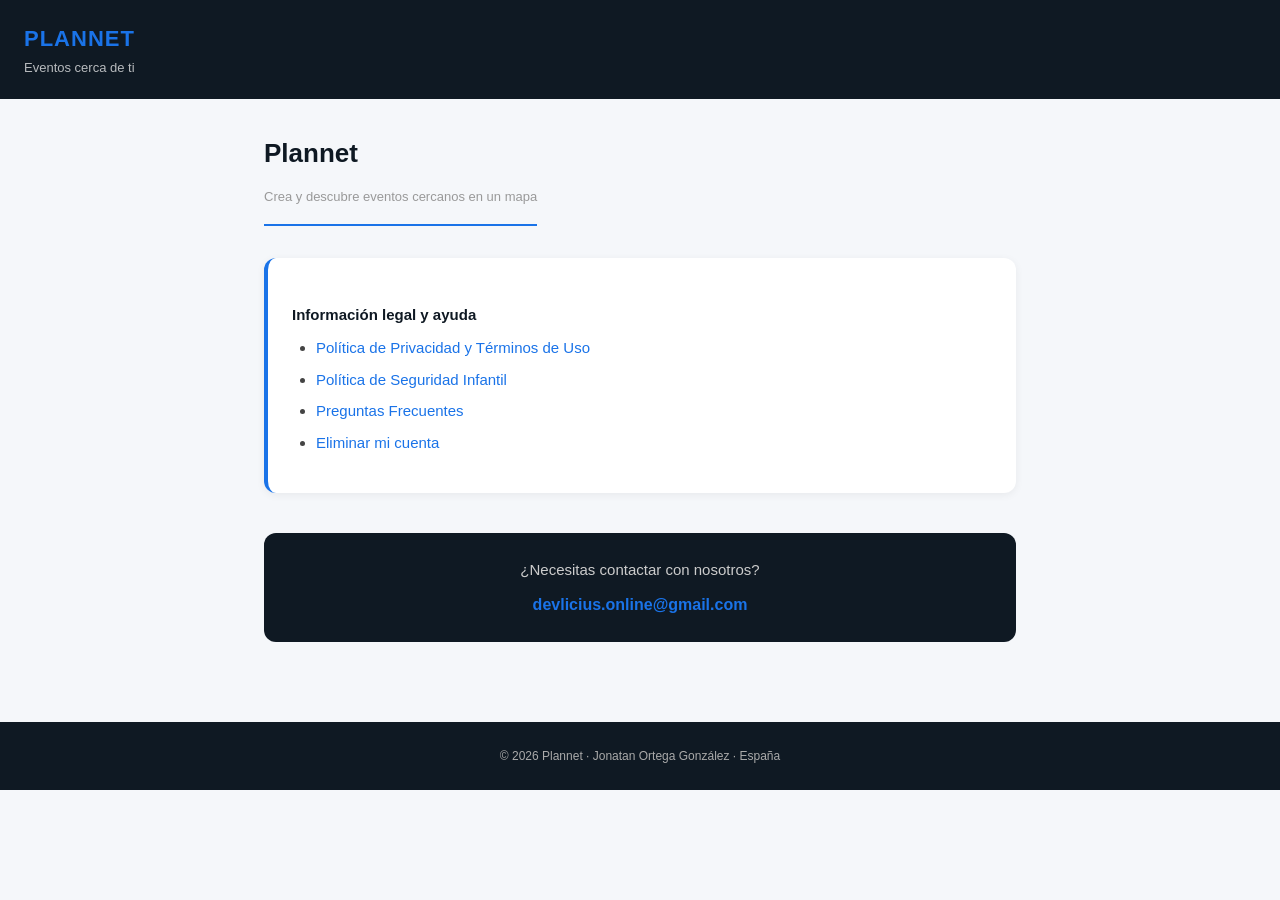
<file: index.html>
<!DOCTYPE html>
<html lang="es">
<head>
  <meta charset="UTF-8">
  <meta name="viewport" content="width=device-width, initial-scale=1.0">
  <title>Plannet</title>
  <link rel="stylesheet" href="styles.css">
</head>
<body>
<header>
  <div>
    <div class="logo-text">PLANNET</div>
    <div class="logo-sub">Eventos cerca de ti</div>
  </div>
</header>
<div class="container">
  <h1>Plannet</h1>
  <span class="subtitle">Crea y descubre eventos cercanos en un mapa</span>
  <div class="card">
    <h3>Información legal y ayuda</h3>
    <ul>
      <li><a href="privacyPolicy.html">Política de Privacidad y Términos de Uso</a></li>
      <li><a href="childSafetyPolicy.html">Política de Seguridad Infantil</a></li>
      <li><a href="frequentQuestions.html">Preguntas Frecuentes</a></li>
      <li><a href="delete-account.html">Eliminar mi cuenta</a></li>
    </ul>
  </div>
  <div class="contact-box">
    <p>¿Necesitas contactar con nosotros?</p>
    <a href="mailto:devlicius.online@gmail.com">devlicius.online@gmail.com</a>
  </div>
</div>
<footer>© 2026 Plannet · Jonatan Ortega González · España</footer>
</body>
</html>
</file>
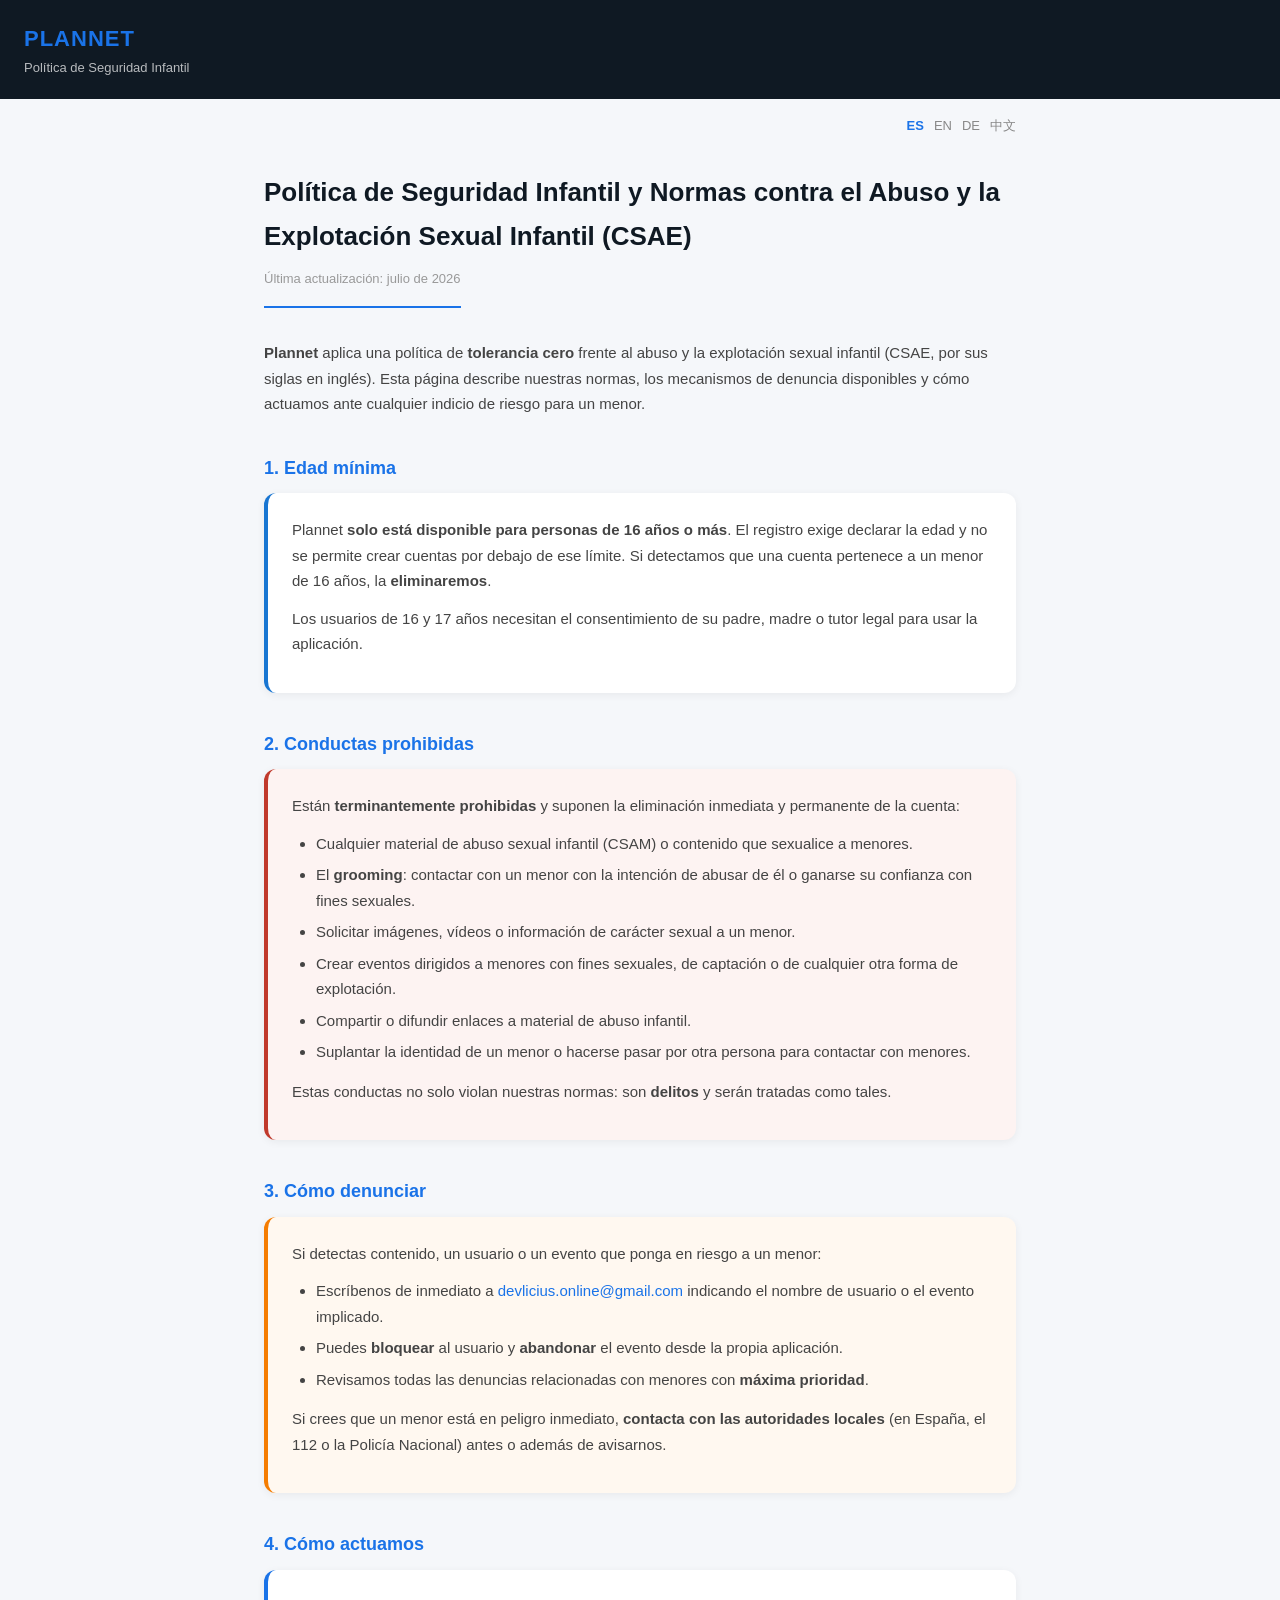
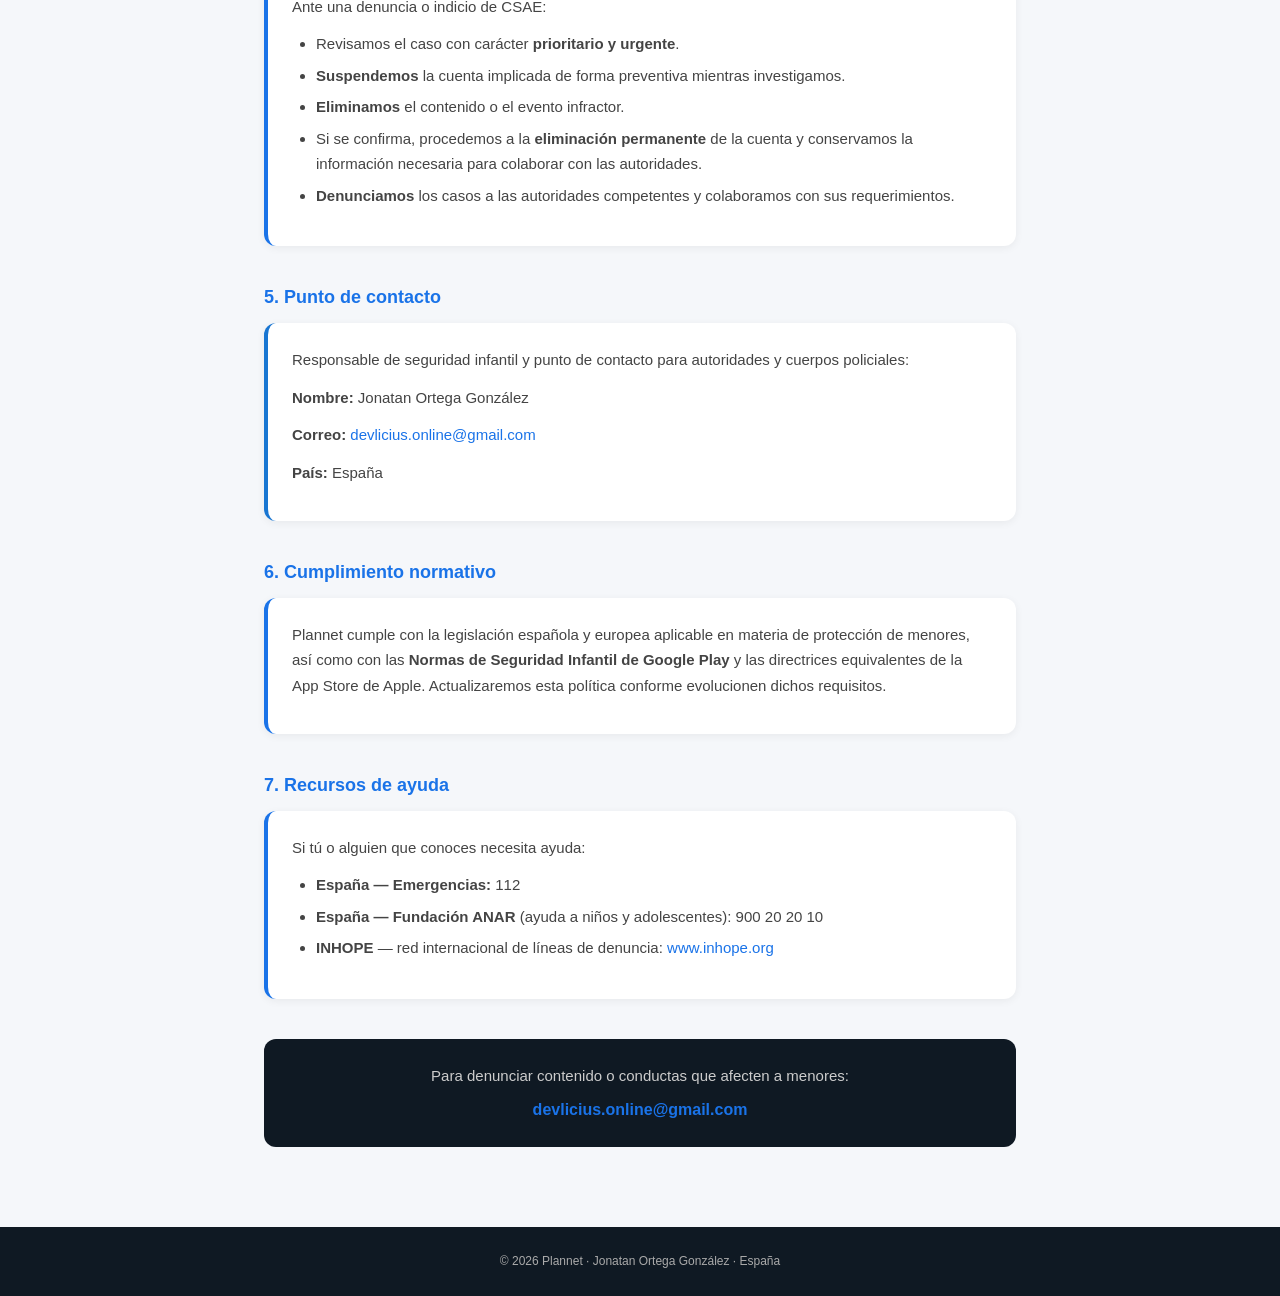
<file: childSafetyPolicy.html>
<!DOCTYPE html>
<html lang="es">
<head>
  <meta charset="UTF-8">
  <meta name="viewport" content="width=device-width, initial-scale=1.0">
  <title>Política de Seguridad Infantil — Plannet</title>
  <link rel="stylesheet" href="styles.css">
</head>
<body>
<header>
  <div>
    <div class="logo-text">PLANNET</div>
    <div class="logo-sub" id="header-sub"></div>
  </div>
</header>
<div class="lang-switch" id="lang-switch"></div>
<div class="container" id="content"></div>
<footer id="footer-text"></footer>
<script>
const childTranslations = {
"es": {
  "headerSub": "Política de Seguridad Infantil",
  "title": "Política de Seguridad Infantil y Normas contra el Abuso y la Explotación Sexual Infantil (CSAE)",
  "subtitle": "Última actualización: julio de 2026",
  "footer": "© 2026 Plannet · Jonatan Ortega González · España",
  "contactText": "Para denunciar contenido o conductas que afecten a menores:",
  "intro": "<strong>Plannet</strong> aplica una política de <strong>tolerancia cero</strong> frente al abuso y la explotación sexual infantil (CSAE, por sus siglas en inglés). Esta página describe nuestras normas, los mecanismos de denuncia disponibles y cómo actuamos ante cualquier indicio de riesgo para un menor.",
  "sections": [
    {"title": "1. Edad mínima", "cards": [{"type": "info", "body": "Plannet <strong>solo está disponible para personas de 16 años o más</strong>. El registro exige declarar la edad y no se permite crear cuentas por debajo de ese límite. Si detectamos que una cuenta pertenece a un menor de 16 años, la <strong>eliminaremos</strong>.", "bodyAfter": "Los usuarios de 16 y 17 años necesitan el consentimiento de su padre, madre o tutor legal para usar la aplicación."}]},
    {"title": "2. Conductas prohibidas", "cards": [{"type": "danger", "body": "Están <strong>terminantemente prohibidas</strong> y suponen la eliminación inmediata y permanente de la cuenta:", "list": ["Cualquier material de abuso sexual infantil (CSAM) o contenido que sexualice a menores.", "El <strong>grooming</strong>: contactar con un menor con la intención de abusar de él o ganarse su confianza con fines sexuales.", "Solicitar imágenes, vídeos o información de carácter sexual a un menor.", "Crear eventos dirigidos a menores con fines sexuales, de captación o de cualquier otra forma de explotación.", "Compartir o difundir enlaces a material de abuso infantil.", "Suplantar la identidad de un menor o hacerse pasar por otra persona para contactar con menores."], "bodyAfter": "Estas conductas no solo violan nuestras normas: son <strong>delitos</strong> y serán tratadas como tales."}]},
    {"title": "3. Cómo denunciar", "cards": [{"type": "warning", "body": "Si detectas contenido, un usuario o un evento que ponga en riesgo a un menor:", "list": ["Escríbenos de inmediato a <a href='mailto:devlicius.online@gmail.com'>devlicius.online@gmail.com</a> indicando el nombre de usuario o el evento implicado.", "Puedes <strong>bloquear</strong> al usuario y <strong>abandonar</strong> el evento desde la propia aplicación.", "Revisamos todas las denuncias relacionadas con menores con <strong>máxima prioridad</strong>."], "bodyAfter": "Si crees que un menor está en peligro inmediato, <strong>contacta con las autoridades locales</strong> (en España, el 112 o la Policía Nacional) antes o además de avisarnos."}]},
    {"title": "4. Cómo actuamos", "cards": [{"type": "", "body": "Ante una denuncia o indicio de CSAE:", "list": ["Revisamos el caso con carácter <strong>prioritario y urgente</strong>.", "<strong>Suspendemos</strong> la cuenta implicada de forma preventiva mientras investigamos.", "<strong>Eliminamos</strong> el contenido o el evento infractor.", "Si se confirma, procedemos a la <strong>eliminación permanente</strong> de la cuenta y conservamos la información necesaria para colaborar con las autoridades.", "<strong>Denunciamos</strong> los casos a las autoridades competentes y colaboramos con sus requerimientos."]}]},
    {"title": "5. Punto de contacto", "cards": [{"type": "info", "body": "Responsable de seguridad infantil y punto de contacto para autoridades y cuerpos policiales:", "lines": ["<strong>Nombre:</strong> Jonatan Ortega González", "<strong>Correo:</strong> <a href='mailto:devlicius.online@gmail.com'>devlicius.online@gmail.com</a>", "<strong>País:</strong> España"]}]},
    {"title": "6. Cumplimiento normativo", "cards": [{"type": "", "body": "Plannet cumple con la legislación española y europea aplicable en materia de protección de menores, así como con las <strong>Normas de Seguridad Infantil de Google Play</strong> y las directrices equivalentes de la App Store de Apple. Actualizaremos esta política conforme evolucionen dichos requisitos."}]},
    {"title": "7. Recursos de ayuda", "cards": [{"type": "", "body": "Si tú o alguien que conoces necesita ayuda:", "list": ["<strong>España — Emergencias:</strong> 112", "<strong>España — Fundación ANAR</strong> (ayuda a niños y adolescentes): 900 20 20 10", "<strong>INHOPE</strong> — red internacional de líneas de denuncia: <a href='https://www.inhope.org' target='_blank' rel='noopener'>www.inhope.org</a>"]}]}
  ]
},
"en": {
  "headerSub": "Child Safety Policy",
  "title": "Child Safety Policy and Standards against Child Sexual Abuse and Exploitation (CSAE)",
  "subtitle": "Last updated: July 2026",
  "footer": "© 2026 Plannet · Jonatan Ortega González · Spain",
  "contactText": "To report content or behaviour affecting minors:",
  "intro": "<strong>Plannet</strong> enforces a <strong>zero-tolerance</strong> policy towards child sexual abuse and exploitation (CSAE). This page sets out our standards, the reporting mechanisms available and how we act on any indication of risk to a minor.",
  "sections": [
    {"title": "1. Minimum age", "cards": [{"type": "info", "body": "Plannet is <strong>only available to people aged 16 or over</strong>. Registration requires declaring your age and accounts below that limit are not allowed. If we find that an account belongs to someone under 16, we will <strong>delete it</strong>.", "bodyAfter": "Users aged 16 and 17 need the consent of their parent or legal guardian to use the app."}]},
    {"title": "2. Prohibited behaviour", "cards": [{"type": "danger", "body": "The following are <strong>strictly prohibited</strong> and result in immediate and permanent account deletion:", "list": ["Any child sexual abuse material (CSAM) or content that sexualises minors.", "<strong>Grooming</strong>: contacting a minor with the intent to abuse them or to build trust for sexual purposes.", "Soliciting sexual images, videos or information from a minor.", "Creating events aimed at minors for sexual purposes, recruitment or any other form of exploitation.", "Sharing or distributing links to child abuse material.", "Impersonating a minor, or posing as someone else in order to contact minors."], "bodyAfter": "These behaviours do not merely breach our rules: they are <strong>crimes</strong> and will be treated as such."}]},
    {"title": "3. How to report", "cards": [{"type": "warning", "body": "If you find content, a user or an event that puts a minor at risk:", "list": ["Write to us immediately at <a href='mailto:devlicius.online@gmail.com'>devlicius.online@gmail.com</a>, stating the username or event involved.", "You can <strong>block</strong> the user and <strong>leave</strong> the event from within the app.", "We review all reports involving minors as our <strong>highest priority</strong>."], "bodyAfter": "If you believe a minor is in immediate danger, <strong>contact your local authorities</strong> (in Spain, 112 or the National Police) before or in addition to notifying us."}]},
    {"title": "4. How we act", "cards": [{"type": "", "body": "When we receive a report or detect signs of CSAE:", "list": ["We review the case as an <strong>urgent priority</strong>.", "We <strong>suspend</strong> the account involved as a precaution while we investigate.", "We <strong>remove</strong> the offending content or event.", "If confirmed, we <strong>permanently delete</strong> the account and retain the information needed to cooperate with the authorities.", "We <strong>report</strong> cases to the competent authorities and comply with their requests."]}]},
    {"title": "5. Point of contact", "cards": [{"type": "info", "body": "Child safety officer and point of contact for authorities and law enforcement:", "lines": ["<strong>Name:</strong> Jonatan Ortega González", "<strong>Email:</strong> <a href='mailto:devlicius.online@gmail.com'>devlicius.online@gmail.com</a>", "<strong>Country:</strong> Spain"]}]},
    {"title": "6. Regulatory compliance", "cards": [{"type": "", "body": "Plannet complies with applicable Spanish and European legislation on the protection of minors, as well as with <strong>Google Play's Child Safety Standards</strong> and the equivalent Apple App Store guidelines. We will update this policy as those requirements evolve."}]},
    {"title": "7. Support resources", "cards": [{"type": "", "body": "If you or someone you know needs help:", "list": ["<strong>Spain — Emergencies:</strong> 112", "<strong>Spain — ANAR Foundation</strong> (help for children and teenagers): 900 20 20 10", "<strong>INHOPE</strong> — international network of reporting hotlines: <a href='https://www.inhope.org' target='_blank' rel='noopener'>www.inhope.org</a>"]}]}
  ]
},
"de": {
  "headerSub": "Kinderschutzrichtlinie",
  "title": "Kinderschutzrichtlinie und Standards gegen sexuellen Missbrauch und sexuelle Ausbeutung von Kindern (CSAE)",
  "subtitle": "Letzte Aktualisierung: Juli 2026",
  "footer": "© 2026 Plannet · Jonatan Ortega González · Spanien",
  "contactText": "Um Inhalte oder Verhalten zu melden, die Minderjährige betreffen:",
  "intro": "<strong>Plannet</strong> verfolgt eine Politik der <strong>Null-Toleranz</strong> gegenüber sexuellem Missbrauch und sexueller Ausbeutung von Kindern (CSAE). Diese Seite beschreibt unsere Standards, die verfügbaren Meldewege und wie wir bei Anzeichen einer Gefährdung von Minderjährigen handeln.",
  "sections": [
    {"title": "1. Mindestalter", "cards": [{"type": "info", "body": "Plannet steht <strong>ausschließlich Personen ab 16 Jahren</strong> zur Verfügung. Bei der Registrierung muss das Alter angegeben werden; Konten unterhalb dieser Grenze sind nicht zulässig. Stellen wir fest, dass ein Konto einer Person unter 16 Jahren gehört, <strong>löschen wir es</strong>.", "bodyAfter": "Nutzer im Alter von 16 und 17 Jahren benötigen die Zustimmung ihrer Eltern oder ihres gesetzlichen Vertreters."}]},
    {"title": "2. Verbotenes Verhalten", "cards": [{"type": "danger", "body": "Folgendes ist <strong>strikt verboten</strong> und führt zur sofortigen und dauerhaften Löschung des Kontos:", "list": ["Jegliches Material über sexuellen Kindesmissbrauch (CSAM) oder Inhalte, die Minderjährige sexualisieren.", "<strong>Grooming</strong>: Kontaktaufnahme zu Minderjährigen mit der Absicht des Missbrauchs oder des Vertrauensaufbaus zu sexuellen Zwecken.", "Das Anfordern sexueller Bilder, Videos oder Informationen von Minderjährigen.", "Das Erstellen von Events, die sich zu sexuellen Zwecken, zur Anwerbung oder zu sonstiger Ausbeutung an Minderjährige richten.", "Das Teilen oder Verbreiten von Links zu Missbrauchsmaterial.", "Das Vortäuschen, minderjährig zu sein, oder das Auftreten unter falscher Identität, um Minderjährige zu kontaktieren."], "bodyAfter": "Dieses Verhalten verstößt nicht nur gegen unsere Regeln — es handelt sich um <strong>Straftaten</strong> und wird entsprechend behandelt."}]},
    {"title": "3. Wie du meldest", "cards": [{"type": "warning", "body": "Wenn du Inhalte, einen Nutzer oder ein Event entdeckst, das Minderjährige gefährdet:", "list": ["Schreibe uns sofort an <a href='mailto:devlicius.online@gmail.com'>devlicius.online@gmail.com</a> und nenne den betroffenen Benutzernamen oder das Event.", "Du kannst den Nutzer in der App <strong>blockieren</strong> und das Event <strong>verlassen</strong>.", "Meldungen, die Minderjährige betreffen, prüfen wir mit <strong>höchster Priorität</strong>."], "bodyAfter": "Wenn du glaubst, dass ein Minderjähriger in unmittelbarer Gefahr ist, <strong>wende dich an die örtlichen Behörden</strong> (in Spanien 112 oder die Nationalpolizei), zusätzlich zur Meldung an uns."}]},
    {"title": "4. Wie wir handeln", "cards": [{"type": "", "body": "Bei einer Meldung oder Anzeichen von CSAE:", "list": ["Wir prüfen den Fall mit <strong>dringender Priorität</strong>.", "Wir <strong>sperren</strong> das betroffene Konto vorsorglich während der Prüfung.", "Wir <strong>entfernen</strong> die betreffenden Inhalte oder Events.", "Bei Bestätigung <strong>löschen wir das Konto dauerhaft</strong> und bewahren die zur Zusammenarbeit mit den Behörden erforderlichen Informationen auf.", "Wir <strong>melden</strong> Fälle den zuständigen Behörden und erfüllen deren Auskunftsersuchen."]}]},
    {"title": "5. Kontaktstelle", "cards": [{"type": "info", "body": "Verantwortlicher für Kinderschutz und Kontaktstelle für Behörden und Strafverfolgung:", "lines": ["<strong>Name:</strong> Jonatan Ortega González", "<strong>E-Mail:</strong> <a href='mailto:devlicius.online@gmail.com'>devlicius.online@gmail.com</a>", "<strong>Land:</strong> Spanien"]}]},
    {"title": "6. Einhaltung von Vorschriften", "cards": [{"type": "", "body": "Plannet hält die geltenden spanischen und europäischen Vorschriften zum Schutz Minderjähriger sowie die <strong>Kinderschutzstandards von Google Play</strong> und die entsprechenden Richtlinien des Apple App Store ein. Wir aktualisieren diese Richtlinie entsprechend der Weiterentwicklung dieser Anforderungen."}]},
    {"title": "7. Hilfsangebote", "cards": [{"type": "", "body": "Wenn du oder jemand, den du kennst, Hilfe braucht:", "list": ["<strong>Spanien — Notruf:</strong> 112", "<strong>Spanien — Stiftung ANAR</strong> (Hilfe für Kinder und Jugendliche): 900 20 20 10", "<strong>INHOPE</strong> — internationales Netzwerk von Meldestellen: <a href='https://www.inhope.org' target='_blank' rel='noopener'>www.inhope.org</a>"]}]}
  ]
},
"zh": {
  "headerSub": "儿童安全政策",
  "title": "儿童安全政策及打击儿童性虐待与性剥削 (CSAE) 标准",
  "subtitle": "最后更新：2026年7月",
  "footer": "© 2026 Plannet · Jonatan Ortega González · 西班牙",
  "contactText": "举报涉及未成年人的内容或行为：",
  "intro": "<strong>Plannet</strong> 对儿童性虐待与性剥削 (CSAE) 采取<strong>零容忍</strong>政策。本页说明我们的标准、可用的举报渠道，以及我们在发现未成年人面临风险时的处理方式。",
  "sections": [
    {"title": "1. 最低年龄", "cards": [{"type": "info", "body": "Plannet <strong>仅面向 16 岁及以上人士</strong>。注册需声明年龄，不允许创建低于该年龄的账户。若我们发现某账户属于 16 岁以下人士，将<strong>予以删除</strong>。", "bodyAfter": "16 至 17 岁的用户需获得父母或法定监护人的同意方可使用本应用。"}]},
    {"title": "2. 禁止的行为", "cards": [{"type": "danger", "body": "以下行为<strong>严格禁止</strong>，一经发现将立即永久删除账户：", "list": ["任何儿童性虐待材料 (CSAM) 或将未成年人性化的内容。", "<strong>诱骗 (grooming)</strong>：以虐待为目的联系未成年人，或为性目的博取其信任。", "向未成年人索取具有性意味的图片、视频或信息。", "以性目的、招募或任何其他剥削形式针对未成年人创建活动。", "分享或传播儿童虐待材料的链接。", "冒充未成年人，或以虚假身份接触未成年人。"], "bodyAfter": "此类行为不仅违反我们的规定，更是<strong>犯罪行为</strong>，我们将据此处理。"}]},
    {"title": "3. 如何举报", "cards": [{"type": "warning", "body": "如您发现使未成年人面临风险的内容、用户或活动：", "list": ["请立即发送邮件至 <a href='mailto:devlicius.online@gmail.com'>devlicius.online@gmail.com</a>，并说明涉及的用户名或活动。", "您可在应用内<strong>屏蔽</strong>该用户并<strong>退出</strong>该活动。", "涉及未成年人的举报，我们以<strong>最高优先级</strong>处理。"], "bodyAfter": "若您认为未成年人正面临紧急危险，请<strong>联系当地主管部门</strong>（在西班牙为 112 或国家警察），并同时通知我们。"}]},
    {"title": "4. 我们的处理方式", "cards": [{"type": "", "body": "收到举报或发现 CSAE 迹象时：", "list": ["我们以<strong>紧急优先</strong>方式审查该案件。", "在调查期间预防性<strong>暂停</strong>相关账户。", "<strong>删除</strong>违规内容或活动。", "一经确认，<strong>永久删除</strong>该账户，并保留配合主管部门所需的信息。", "向<strong>主管部门举报</strong>相关案件并配合其要求。"]}]},
    {"title": "5. 联系人", "cards": [{"type": "info", "body": "儿童安全负责人，以及面向主管部门与执法机构的联系人：", "lines": ["<strong>姓名：</strong> Jonatan Ortega González", "<strong>邮箱：</strong> <a href='mailto:devlicius.online@gmail.com'>devlicius.online@gmail.com</a>", "<strong>国家：</strong> 西班牙"]}]},
    {"title": "6. 合规性", "cards": [{"type": "", "body": "Plannet 遵守西班牙及欧洲有关保护未成年人的适用法规，并遵循 <strong>Google Play 儿童安全标准</strong>及 Apple App Store 的相应准则。我们将随上述要求的变化更新本政策。"}]},
    {"title": "7. 求助资源", "cards": [{"type": "", "body": "如果您或您认识的人需要帮助：", "list": ["<strong>西班牙 — 紧急电话：</strong> 112", "<strong>西班牙 — ANAR 基金会</strong>（儿童与青少年求助）：900 20 20 10", "<strong>INHOPE</strong> — 国际举报热线网络：<a href='https://www.inhope.org' target='_blank' rel='noopener'>www.inhope.org</a>"]}]}
  ]
}
};

function buildCard(card) {
  let h = '<div class="card ' + (card.type||'') + '">';
  if (card.body) h += '<p>' + card.body + '</p>';
  if (card.lines) card.lines.forEach(function(l){ h += '<p>' + l + '</p>'; });
  if (card.list) h += '<ul>' + card.list.map(function(l){ return '<li>'+l+'</li>'; }).join('') + '</ul>';
  if (card.bodyAfter) h += '<p>' + card.bodyAfter + '</p>';
  return h + '</div>';
}

function buildLangSwitch(current) {
  const names = {es:'ES', en:'EN', de:'DE', zh:'中文'};
  return Object.keys(names).map(function(l){
    return '<a href="?lang=' + l + '"' + (l === current ? ' class="active"' : '') + '>' + names[l] + '</a>';
  }).join('');
}

function render(lang) {
  const t = childTranslations[lang] || childTranslations['es'];
  document.documentElement.lang = lang;
  document.getElementById('header-sub').textContent = t.headerSub;
  document.title = t.headerSub + ' — Plannet';
  document.getElementById('footer-text').textContent = t.footer;
  document.getElementById('lang-switch').innerHTML = buildLangSwitch(lang);
  let html = '<h1>' + t.title + '</h1><span class="subtitle">' + t.subtitle + '</span><p>' + t.intro + '</p>';
  t.sections.forEach(function(section) {
    html += '<h2>' + section.title + '</h2>';
    section.cards.forEach(function(card) { html += buildCard(card); });
  });
  html += '<div class="contact-box"><p>' + t.contactText + '</p><a href="mailto:devlicius.online@gmail.com">devlicius.online@gmail.com</a></div>';
  document.getElementById('content').innerHTML = html;
}

const params = new URLSearchParams(window.location.search);
const lang = params.get('lang') || 'es';
render(['es','en','de','zh'].includes(lang) ? lang : 'es');
</script>
</body>
</html>
</file>
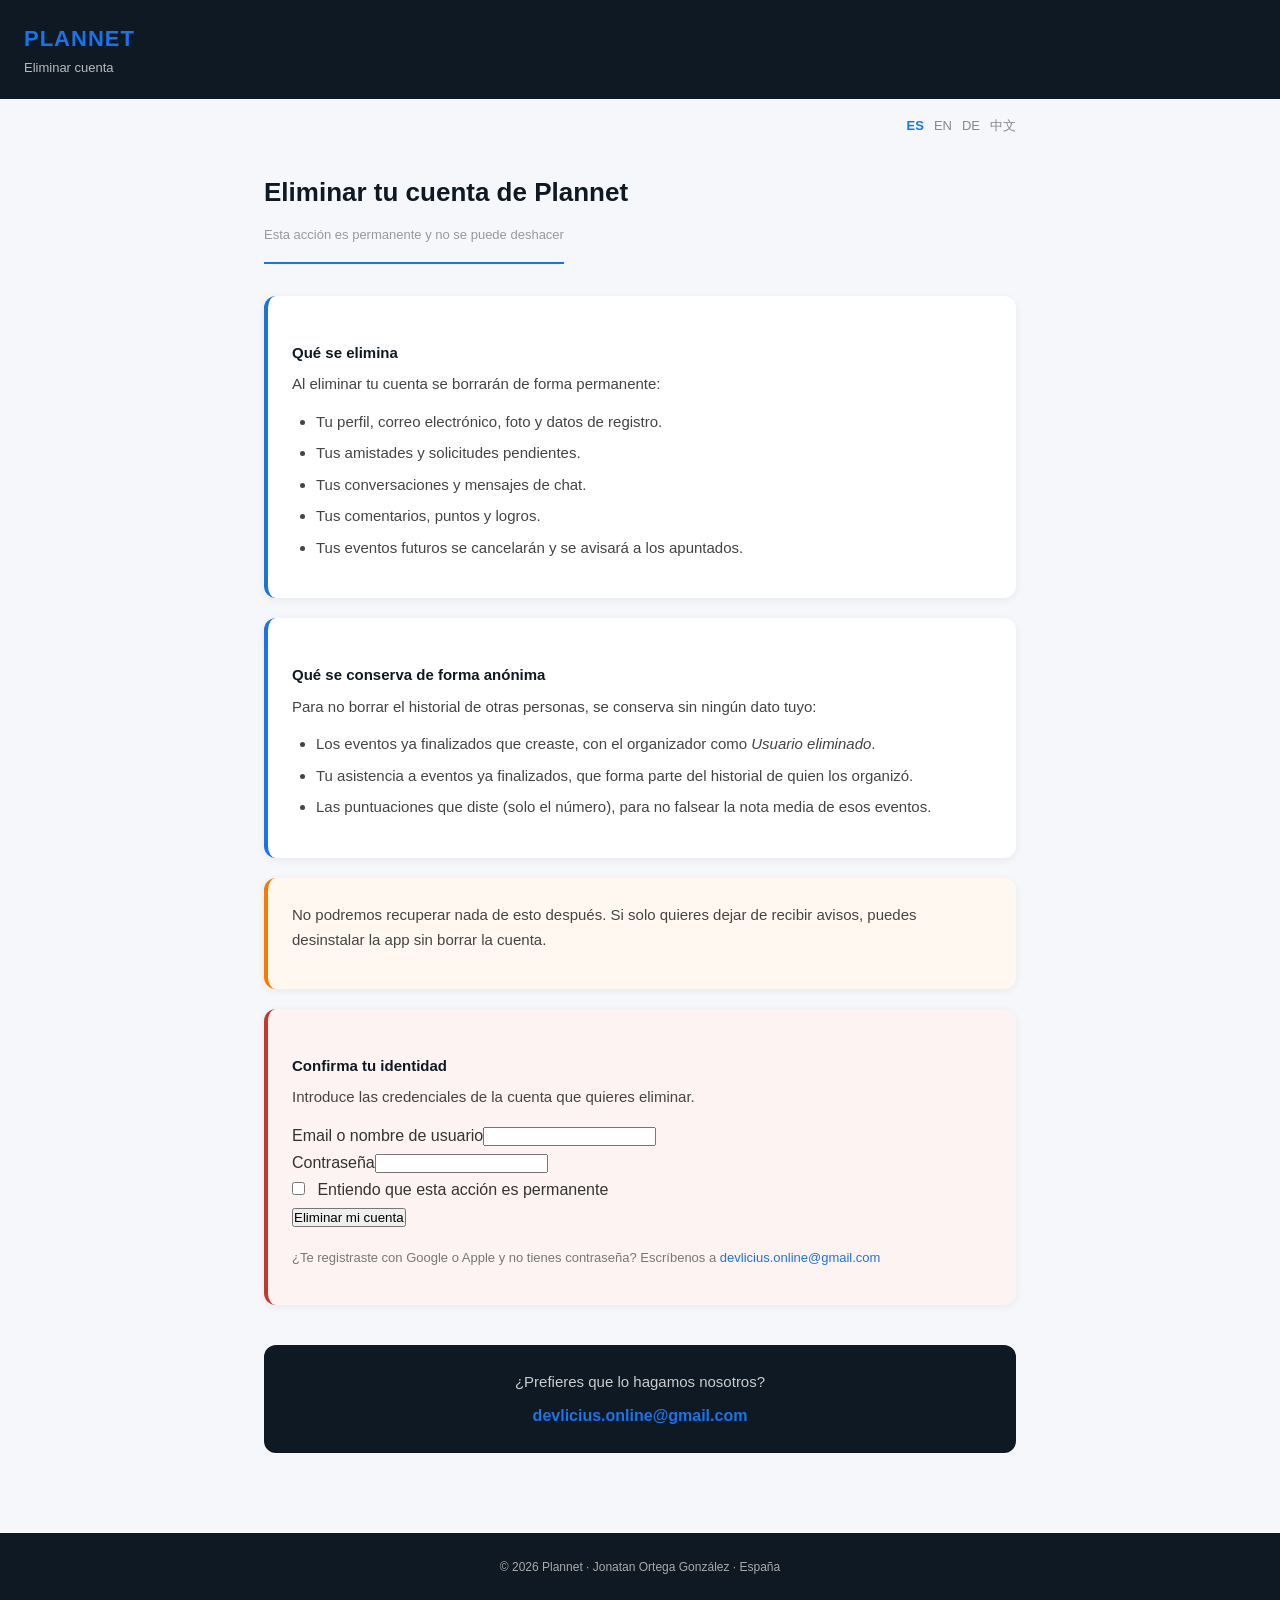
<file: delete-account.html>
<!DOCTYPE html>
<html lang="es">
<head>
  <meta charset="UTF-8">
  <meta name="viewport" content="width=device-width, initial-scale=1.0">
  <title>Eliminar cuenta — Plannet</title>
  <link rel="stylesheet" href="styles.css">
</head>
<body>
<header>
  <div>
    <div class="logo-text">PLANNET</div>
    <div class="logo-sub" id="header-sub"></div>
  </div>
</header>
<div class="lang-switch" id="lang-switch"></div>
<div class="container" id="content"></div>
<footer id="footer-text"></footer>
<script>
// ⚠️ Actualizar con la URL publica de la API cuando este desplegada.
const API = 'https://plannet-production.up.railway.app';

const tr = {
"es": {
  "headerSub": "Eliminar cuenta",
  "title": "Eliminar tu cuenta de Plannet",
  "subtitle": "Esta acción es permanente y no se puede deshacer",
  "footer": "© 2026 Plannet · Jonatan Ortega González · España",
  "infoTitle": "Qué se elimina",
  "infoBody": "Al eliminar tu cuenta se borrarán de forma permanente:",
  "infoList": [
    "Tu perfil, correo electrónico, foto y datos de registro.",
    "Tus amistades y solicitudes pendientes.",
    "Tus conversaciones y mensajes de chat.",
    "Tus comentarios, puntos y logros.",
    "Tus eventos futuros se cancelarán y se avisará a los apuntados."
  ],
  "keepTitle": "Qué se conserva de forma anónima",
  "keepBody": "Para no borrar el historial de otras personas, se conserva sin ningún dato tuyo:",
  "keepList": [
    "Los eventos ya finalizados que creaste, con el organizador como <em>Usuario eliminado</em>.",
    "Tu asistencia a eventos ya finalizados, que forma parte del historial de quien los organizó.",
    "Las puntuaciones que diste (solo el número), para no falsear la nota media de esos eventos."
  ],
  "warning": "No podremos recuperar nada de esto después. Si solo quieres dejar de recibir avisos, puedes desinstalar la app sin borrar la cuenta.",
  "formTitle": "Confirma tu identidad",
  "formBody": "Introduce las credenciales de la cuenta que quieres eliminar.",
  "labelUser": "Email o nombre de usuario",
  "labelPass": "Contraseña",
  "checkLabel": "Entiendo que esta acción es permanente",
  "btn": "Eliminar mi cuenta",
  "btnLoading": "Eliminando…",
  "okTitle": "Cuenta eliminada",
  "okBody": "Tu cuenta y todos tus datos se han eliminado correctamente. Gracias por haber usado Plannet.",
  "errInvalid": "Las credenciales no son correctas.",
  "errNotVerified": "Esta cuenta no está verificada. Verifícala antes de poder eliminarla.",
  "errBanned": "Esta cuenta está suspendida. Escríbenos para eliminarla.",
  "errCheck": "Debes confirmar que entiendes que la acción es permanente.",
  "errFields": "Rellena todos los campos.",
  "errGeneric": "No se ha podido completar la operación. Inténtalo más tarde o escríbenos.",
  "socialNote": "¿Te registraste con Google o Apple y no tienes contraseña? Escríbenos a",
  "contactText": "¿Prefieres que lo hagamos nosotros?"
},
"en": {
  "headerSub": "Delete account",
  "title": "Delete your Plannet account",
  "subtitle": "This action is permanent and cannot be undone",
  "footer": "© 2026 Plannet · Jonatan Ortega González · Spain",
  "infoTitle": "What gets deleted",
  "infoBody": "Deleting your account will permanently remove:",
  "infoList": [
    "Your profile, email address, photo and registration details.",
    "Your friendships and pending requests.",
    "Your conversations and chat messages.",
    "Your comments, points and achievements.",
    "Your upcoming events will be cancelled and attendees notified."
  ],
  "keepTitle": "What is kept anonymously",
  "keepBody": "So that other people's history is not erased, the following is kept without any of your data:",
  "keepList": [
    "Finished events you created, with the organiser shown as <em>Deleted user</em>.",
    "Your attendance at finished events, which is part of the organiser's history.",
    "The ratings you gave (the number only), so the average rating of those events is not distorted."
  ],
  "warning": "We will not be able to recover any of this afterwards. If you only want to stop receiving notifications, you can uninstall the app without deleting your account.",
  "formTitle": "Confirm your identity",
  "formBody": "Enter the credentials of the account you want to delete.",
  "labelUser": "Email or username",
  "labelPass": "Password",
  "checkLabel": "I understand this action is permanent",
  "btn": "Delete my account",
  "btnLoading": "Deleting…",
  "okTitle": "Account deleted",
  "okBody": "Your account and all your data have been deleted successfully. Thank you for using Plannet.",
  "errInvalid": "Those credentials are not correct.",
  "errNotVerified": "This account is not verified. Verify it before deleting it.",
  "errBanned": "This account is suspended. Please contact us to delete it.",
  "errCheck": "You must confirm that you understand this action is permanent.",
  "errFields": "Please fill in all fields.",
  "errGeneric": "The operation could not be completed. Try again later or contact us.",
  "socialNote": "Did you sign up with Google or Apple and have no password? Write to us at",
  "contactText": "Would you rather we did it for you?"
},
"de": {
  "headerSub": "Konto löschen",
  "title": "Dein Plannet-Konto löschen",
  "subtitle": "Diese Aktion ist endgültig und kann nicht rückgängig gemacht werden",
  "footer": "© 2026 Plannet · Jonatan Ortega González · Spanien",
  "infoTitle": "Was gelöscht wird",
  "infoBody": "Mit dem Löschen deines Kontos werden dauerhaft entfernt:",
  "infoList": [
    "Dein Profil, deine E-Mail-Adresse, dein Foto und deine Registrierungsdaten.",
    "Deine Freundschaften und offenen Anfragen.",
    "Deine Unterhaltungen und Chat-Nachrichten.",
    "Deine Kommentare, Punkte und Erfolge.",
    "Deine bevorstehenden Events werden abgesagt und die Teilnehmer informiert."
  ],
  "keepTitle": "Was anonym erhalten bleibt",
  "keepBody": "Damit die Historie anderer Personen nicht gelöscht wird, bleibt Folgendes ohne deine Daten erhalten:",
  "keepList": [
    "Beendete Events, die du erstellt hast — mit <em>Gelöschter Nutzer</em> als Organisator.",
    "Deine Teilnahme an beendeten Events, die Teil der Historie des Organisators ist.",
    "Die von dir abgegebenen Bewertungen (nur die Zahl), damit die Durchschnittsnote nicht verfälscht wird."
  ],
  "warning": "Wir können davon nichts wiederherstellen. Wenn du nur keine Benachrichtigungen mehr erhalten möchtest, kannst du die App deinstallieren, ohne dein Konto zu löschen.",
  "formTitle": "Bestätige deine Identität",
  "formBody": "Gib die Zugangsdaten des Kontos ein, das du löschen möchtest.",
  "labelUser": "E-Mail oder Benutzername",
  "labelPass": "Passwort",
  "checkLabel": "Ich verstehe, dass diese Aktion endgültig ist",
  "btn": "Mein Konto löschen",
  "btnLoading": "Wird gelöscht…",
  "okTitle": "Konto gelöscht",
  "okBody": "Dein Konto und alle deine Daten wurden erfolgreich gelöscht. Danke, dass du Plannet genutzt hast.",
  "errInvalid": "Diese Zugangsdaten sind nicht korrekt.",
  "errNotVerified": "Dieses Konto ist nicht verifiziert. Verifiziere es, bevor du es löschst.",
  "errBanned": "Dieses Konto ist gesperrt. Bitte kontaktiere uns zur Löschung.",
  "errCheck": "Du musst bestätigen, dass du die Endgültigkeit verstehst.",
  "errFields": "Bitte fülle alle Felder aus.",
  "errGeneric": "Der Vorgang konnte nicht abgeschlossen werden. Versuche es später erneut oder kontaktiere uns.",
  "socialNote": "Hast du dich mit Google oder Apple registriert und kein Passwort? Schreibe uns an",
  "contactText": "Sollen wir es für dich übernehmen?"
},
"zh": {
  "headerSub": "删除账户",
  "title": "删除您的 Plannet 账户",
  "subtitle": "此操作不可逆，无法撤销",
  "footer": "© 2026 Plannet · Jonatan Ortega González · 西班牙",
  "infoTitle": "将删除的内容",
  "infoBody": "删除账户将永久移除：",
  "infoList": [
    "您的个人资料、电子邮箱、头像和注册信息。",
    "您的好友关系和待处理请求。",
    "您的对话和聊天消息。",
    "您的评论、积分和成就。",
    "您即将举行的活动将被取消，并通知已报名者。"
  ],
  "keepTitle": "以匿名方式保留的内容",
  "keepBody": "为避免删除他人的历史记录，以下内容将在不含您任何数据的情况下保留：",
  "keepList": [
    "您创建的已结束活动，组织者显示为<em>已删除的用户</em>。",
    "您参加已结束活动的记录，这属于组织者的历史记录。",
    "您给出的评分（仅数字），以免影响这些活动的平均分。"
  ],
  "warning": "此后我们将无法恢复任何上述内容。如果您只是不想再收到通知，可以卸载应用而不删除账户。",
  "formTitle": "确认您的身份",
  "formBody": "请输入您要删除的账户凭据。",
  "labelUser": "邮箱或用户名",
  "labelPass": "密码",
  "checkLabel": "我了解此操作不可逆",
  "btn": "删除我的账户",
  "btnLoading": "正在删除…",
  "okTitle": "账户已删除",
  "okBody": "您的账户及所有数据已成功删除。感谢您使用 Plannet。",
  "errInvalid": "凭据不正确。",
  "errNotVerified": "该账户未验证。请先验证后再删除。",
  "errBanned": "该账户已被暂停。请联系我们以删除。",
  "errCheck": "您必须确认了解此操作不可逆。",
  "errFields": "请填写所有字段。",
  "errGeneric": "操作无法完成。请稍后重试或联系我们。",
  "socialNote": "如果您使用 Google 或 Apple 注册且没有密码，请发送邮件至",
  "contactText": "希望由我们代为处理？"
}
};

function buildLangSwitch(current) {
  const names = {es:'ES', en:'EN', de:'DE', zh:'中文'};
  return Object.keys(names).map(function(l){
    return '<a href="?lang=' + l + '"' + (l === current ? ' class="active"' : '') + '>' + names[l] + '</a>';
  }).join('');
}

let t;

function render(lang) {
  t = tr[lang] || tr['es'];
  document.documentElement.lang = lang;
  document.getElementById('header-sub').textContent = t.headerSub;
  document.title = t.headerSub + ' — Plannet';
  document.getElementById('footer-text').textContent = t.footer;
  document.getElementById('lang-switch').innerHTML = buildLangSwitch(lang);

  document.getElementById('content').innerHTML =
    '<h1>' + t.title + '</h1>' +
    '<span class="subtitle">' + t.subtitle + '</span>' +
    '<div class="card info"><h3>' + t.infoTitle + '</h3><p>' + t.infoBody + '</p><ul>' +
      t.infoList.map(function(l){ return '<li>' + l + '</li>'; }).join('') +
    '</ul></div>' +
    '<div class="card"><h3>' + t.keepTitle + '</h3><p>' + t.keepBody + '</p><ul>' +
      t.keepList.map(function(l){ return '<li>' + l + '</li>'; }).join('') +
    '</ul></div>' +
    '<div class="card warning"><p>' + t.warning + '</p></div>' +
    '<div class="card danger" id="form-card">' +
      '<h3>' + t.formTitle + '</h3>' +
      '<p>' + t.formBody + '</p>' +
      '<div id="error-slot"></div>' +
      '<div class="form-group"><label for="user">' + t.labelUser + '</label>' +
        '<input type="text" id="user" autocomplete="username"></div>' +
      '<div class="form-group"><label for="pass">' + t.labelPass + '</label>' +
        '<input type="password" id="pass" autocomplete="current-password"></div>' +
      '<div class="form-group"><label style="text-transform:none;font-weight:400">' +
        '<input type="checkbox" id="confirm" style="width:auto;margin-right:8px"> ' +
        t.checkLabel + '</label></div>' +
      '<button id="btn-delete">' + t.btn + '</button>' +
      '<p style="margin-top:16px;font-size:13px;color:#777">' + t.socialNote +
        ' <a href="mailto:devlicius.online@gmail.com">devlicius.online@gmail.com</a></p>' +
    '</div>' +
    '<div class="contact-box"><p>' + t.contactText + '</p>' +
      '<a href="mailto:devlicius.online@gmail.com">devlicius.online@gmail.com</a></div>';

  document.getElementById('btn-delete').addEventListener('click', deleteAccount);
}

function showError(msg) {
  document.getElementById('error-slot').innerHTML =
    '<div class="error-msg">' + msg + '</div>';
}

function mapError(code) {
  switch (code) {
    case 'INVALID_CREDENTIALS': return t.errInvalid;
    case 'ACCOUNT_NOT_VERIFIED': return t.errNotVerified;
    case 'ACCOUNT_BANNED': return t.errBanned;
    case 'PASSWORD_REQUIRED': return t.errFields;
    default: return t.errGeneric;
  }
}

async function deleteAccount() {
  const user = document.getElementById('user').value.trim();
  const pass = document.getElementById('pass').value;
  const confirmed = document.getElementById('confirm').checked;
  const btn = document.getElementById('btn-delete');

  document.getElementById('error-slot').innerHTML = '';

  if (!user || !pass) return showError(t.errFields);
  if (!confirmed) return showError(t.errCheck);

  btn.disabled = true;
  btn.textContent = t.btnLoading;

  try {
    // 1. Login para obtener el token
    const loginRes = await fetch(API + '/api/auth/login', {
      method: 'POST',
      headers: {'Content-Type': 'application/json'},
      body: JSON.stringify({emailOrNick: user, password: pass})
    });

    if (!loginRes.ok) {
      const data = await loginRes.json().catch(function(){ return {}; });
      throw new Error(data.code || 'GENERIC');
    }

    const {accessToken} = await loginRes.json();

    // 2. Borrar la cuenta
    const delRes = await fetch(API + '/api/users/me', {
      method: 'DELETE',
      headers: {
        'Content-Type': 'application/json',
        'Authorization': 'Bearer ' + accessToken
      },
      body: JSON.stringify({password: pass})
    });

    if (!delRes.ok) {
      const data = await delRes.json().catch(function(){ return {}; });
      throw new Error(data.code || 'GENERIC');
    }

    // 3. Confirmacion
    document.getElementById('form-card').outerHTML =
      '<div class="card success-card">' +
        '<div class="success-icon">✓</div>' +
        '<h2>' + t.okTitle + '</h2>' +
        '<p>' + t.okBody + '</p>' +
      '</div>';

  } catch (e) {
    showError(mapError(e.message));
    btn.disabled = false;
    btn.textContent = t.btn;
  }
}

const params = new URLSearchParams(window.location.search);
const lang = params.get('lang') || 'es';
render(['es','en','de','zh'].includes(lang) ? lang : 'es');
</script>
</body>
</html>
</file>
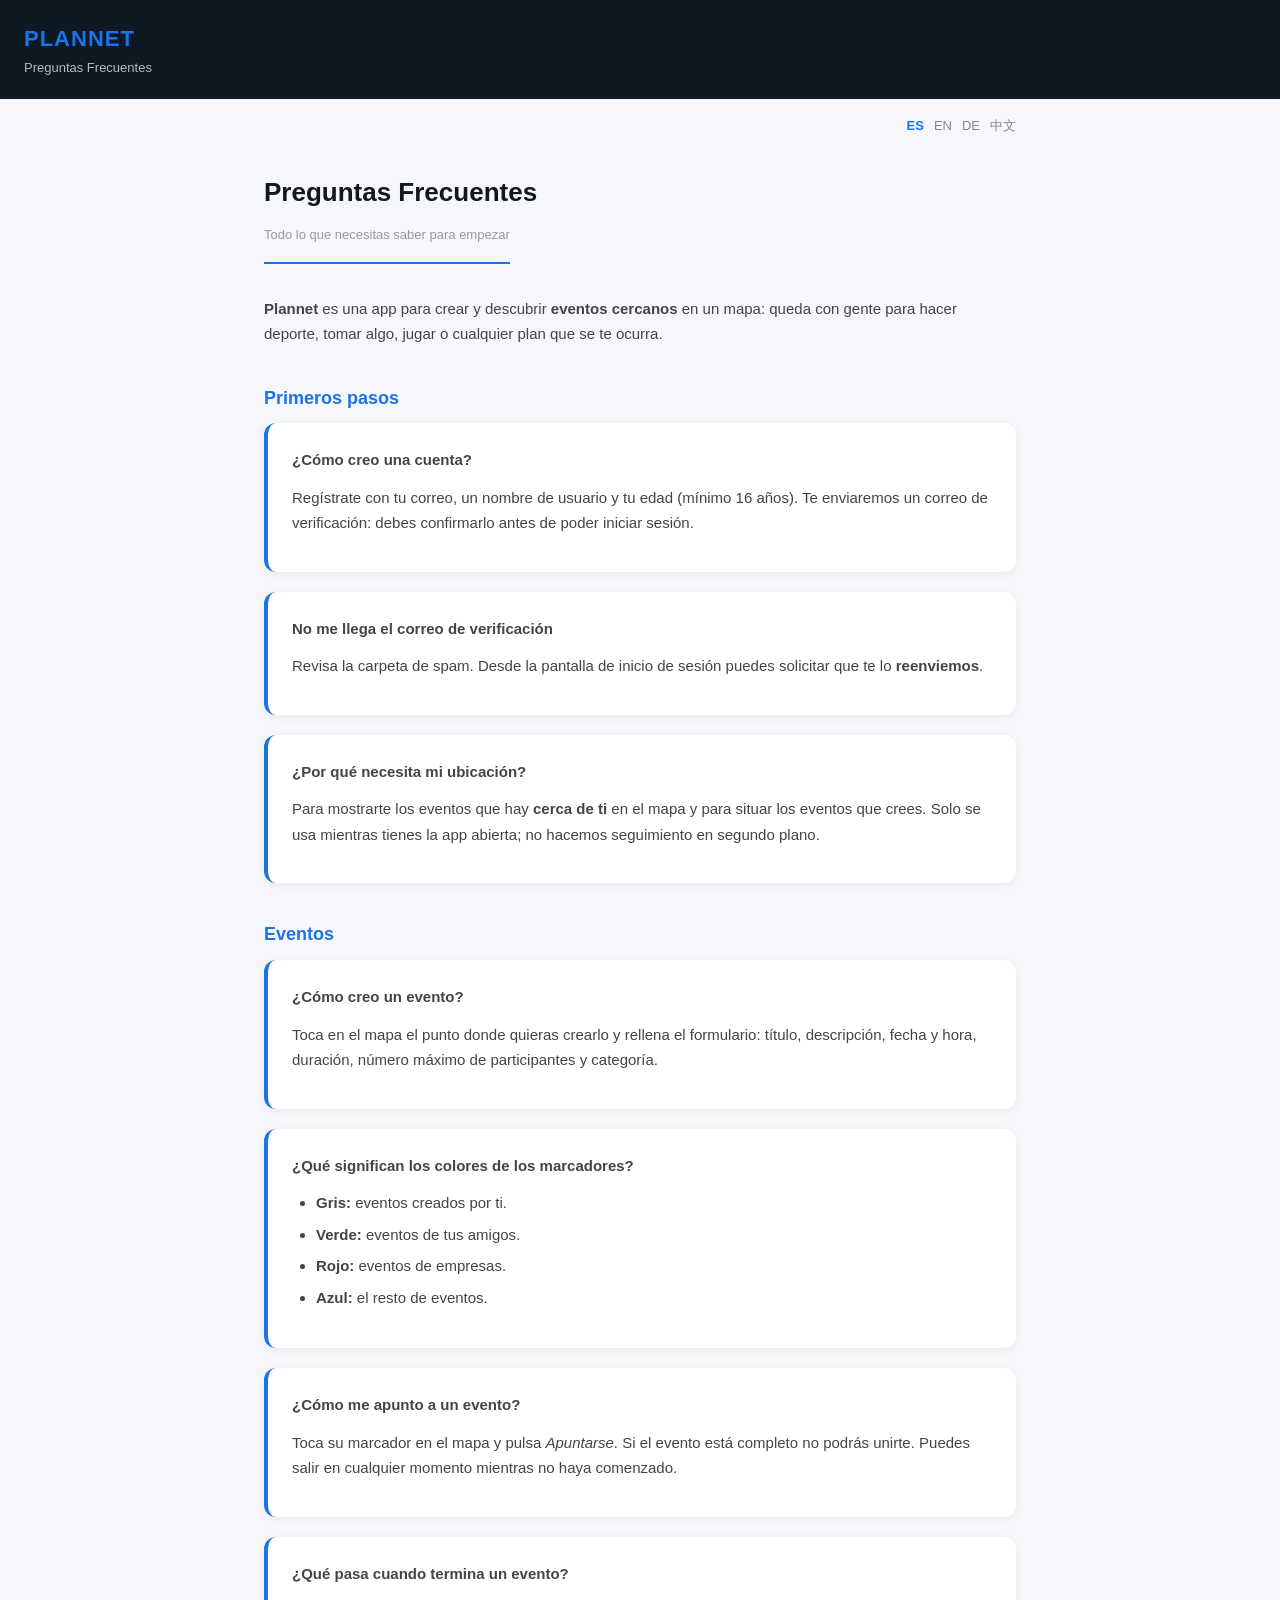
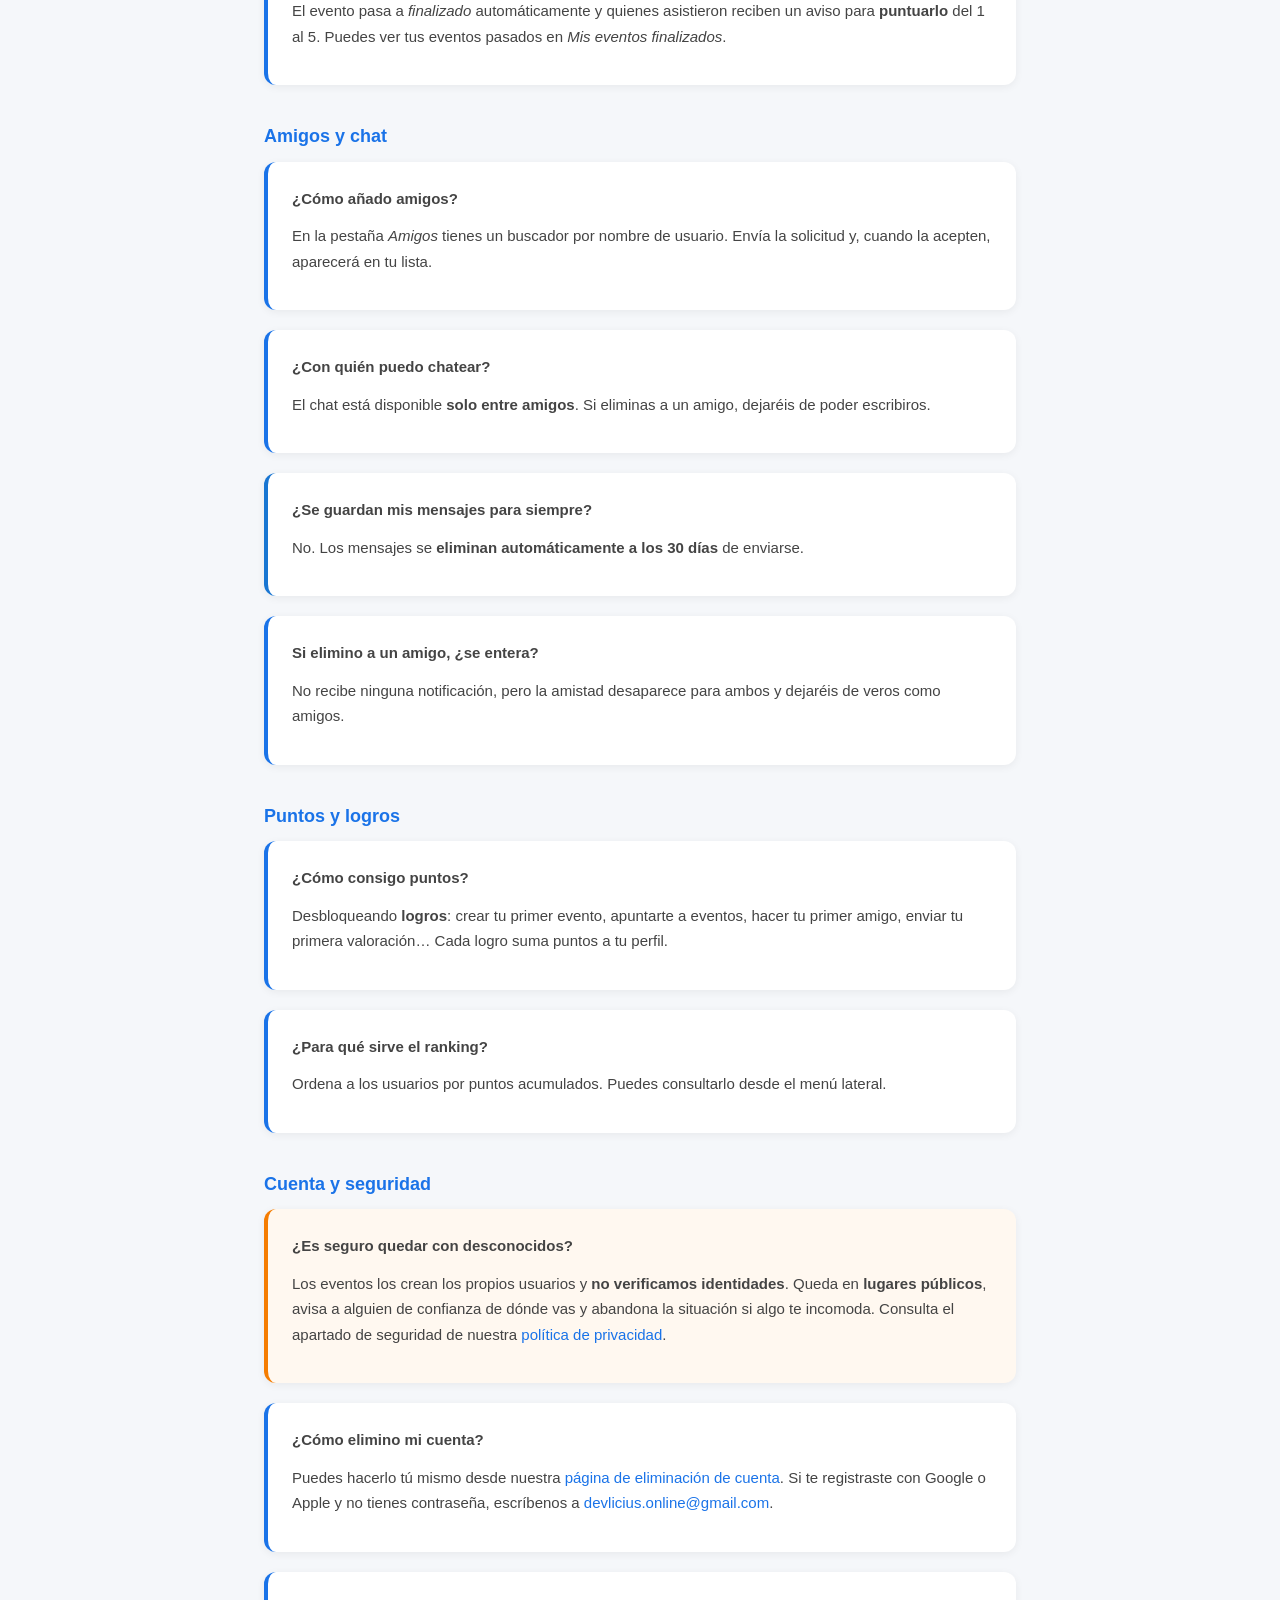
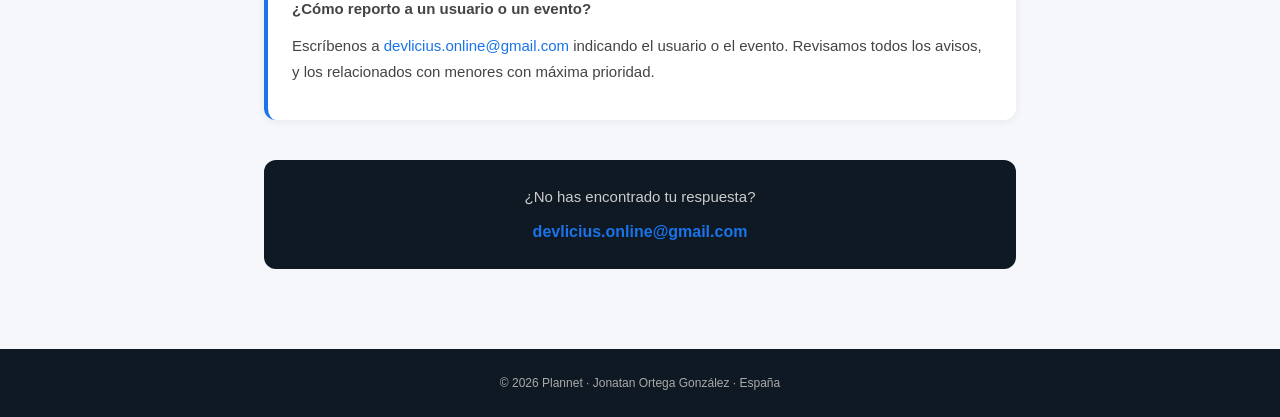
<file: frequentQuestions.html>
<!DOCTYPE html>
<html lang="es">
<head>
  <meta charset="UTF-8">
  <meta name="viewport" content="width=device-width, initial-scale=1.0">
  <title>Preguntas Frecuentes — Plannet</title>
  <link rel="stylesheet" href="styles.css">
</head>
<body>
<header>
  <div>
    <div class="logo-text">PLANNET</div>
    <div class="logo-sub" id="header-sub"></div>
  </div>
</header>
<div class="lang-switch" id="lang-switch"></div>
<div class="container" id="content"></div>
<footer id="footer-text"></footer>
<script>
const faqTranslations = {
"es": {
  "headerSub": "Preguntas Frecuentes",
  "title": "Preguntas Frecuentes",
  "subtitle": "Todo lo que necesitas saber para empezar",
  "footer": "© 2026 Plannet · Jonatan Ortega González · España",
  "contactText": "¿No has encontrado tu respuesta?",
  "intro": "<strong>Plannet</strong> es una app para crear y descubrir <strong>eventos cercanos</strong> en un mapa: queda con gente para hacer deporte, tomar algo, jugar o cualquier plan que se te ocurra.",
  "sections": [
    {"title": "Primeros pasos", "cards": [
      {"type": "", "body": "<strong>¿Cómo creo una cuenta?</strong>", "bodyAfter": "Regístrate con tu correo, un nombre de usuario y tu edad (mínimo 16 años). Te enviaremos un correo de verificación: debes confirmarlo antes de poder iniciar sesión."},
      {"type": "", "body": "<strong>No me llega el correo de verificación</strong>", "bodyAfter": "Revisa la carpeta de spam. Desde la pantalla de inicio de sesión puedes solicitar que te lo <strong>reenviemos</strong>."},
      {"type": "info", "body": "<strong>¿Por qué necesita mi ubicación?</strong>", "bodyAfter": "Para mostrarte los eventos que hay <strong>cerca de ti</strong> en el mapa y para situar los eventos que crees. Solo se usa mientras tienes la app abierta; no hacemos seguimiento en segundo plano."}
    ]},
    {"title": "Eventos", "cards": [
      {"type": "", "body": "<strong>¿Cómo creo un evento?</strong>", "bodyAfter": "Toca en el mapa el punto donde quieras crearlo y rellena el formulario: título, descripción, fecha y hora, duración, número máximo de participantes y categoría."},
      {"type": "", "body": "<strong>¿Qué significan los colores de los marcadores?</strong>", "list": ["<strong>Gris:</strong> eventos creados por ti.", "<strong>Verde:</strong> eventos de tus amigos.", "<strong>Rojo:</strong> eventos de empresas.", "<strong>Azul:</strong> el resto de eventos."]},
      {"type": "", "body": "<strong>¿Cómo me apunto a un evento?</strong>", "bodyAfter": "Toca su marcador en el mapa y pulsa <em>Apuntarse</em>. Si el evento está completo no podrás unirte. Puedes salir en cualquier momento mientras no haya comenzado."},
      {"type": "", "body": "<strong>¿Qué pasa cuando termina un evento?</strong>", "bodyAfter": "El evento pasa a <em>finalizado</em> automáticamente y quienes asistieron reciben un aviso para <strong>puntuarlo</strong> del 1 al 5. Puedes ver tus eventos pasados en <em>Mis eventos finalizados</em>."}
    ]},
    {"title": "Amigos y chat", "cards": [
      {"type": "", "body": "<strong>¿Cómo añado amigos?</strong>", "bodyAfter": "En la pestaña <em>Amigos</em> tienes un buscador por nombre de usuario. Envía la solicitud y, cuando la acepten, aparecerá en tu lista."},
      {"type": "", "body": "<strong>¿Con quién puedo chatear?</strong>", "bodyAfter": "El chat está disponible <strong>solo entre amigos</strong>. Si eliminas a un amigo, dejaréis de poder escribiros."},
      {"type": "info", "body": "<strong>¿Se guardan mis mensajes para siempre?</strong>", "bodyAfter": "No. Los mensajes se <strong>eliminan automáticamente a los 30 días</strong> de enviarse."},
      {"type": "", "body": "<strong>Si elimino a un amigo, ¿se entera?</strong>", "bodyAfter": "No recibe ninguna notificación, pero la amistad desaparece para ambos y dejaréis de veros como amigos."}
    ]},
    {"title": "Puntos y logros", "cards": [
      {"type": "", "body": "<strong>¿Cómo consigo puntos?</strong>", "bodyAfter": "Desbloqueando <strong>logros</strong>: crear tu primer evento, apuntarte a eventos, hacer tu primer amigo, enviar tu primera valoración… Cada logro suma puntos a tu perfil."},
      {"type": "", "body": "<strong>¿Para qué sirve el ranking?</strong>", "bodyAfter": "Ordena a los usuarios por puntos acumulados. Puedes consultarlo desde el menú lateral."}
    ]},
    {"title": "Cuenta y seguridad", "cards": [
      {"type": "warning", "body": "<strong>¿Es seguro quedar con desconocidos?</strong>", "bodyAfter": "Los eventos los crean los propios usuarios y <strong>no verificamos identidades</strong>. Queda en <strong>lugares públicos</strong>, avisa a alguien de confianza de dónde vas y abandona la situación si algo te incomoda. Consulta el apartado de seguridad de nuestra <a href='privacyPolicy.html?lang=es'>política de privacidad</a>."},
      {"type": "", "body": "<strong>¿Cómo elimino mi cuenta?</strong>", "bodyAfter": "Puedes hacerlo tú mismo desde nuestra <a href='delete-account.html?lang=es'>página de eliminación de cuenta</a>. Si te registraste con Google o Apple y no tienes contraseña, escríbenos a <a href='mailto:devlicius.online@gmail.com'>devlicius.online@gmail.com</a>."},
      {"type": "", "body": "<strong>¿Cómo reporto a un usuario o un evento?</strong>", "bodyAfter": "Escríbenos a <a href='mailto:devlicius.online@gmail.com'>devlicius.online@gmail.com</a> indicando el usuario o el evento. Revisamos todos los avisos, y los relacionados con menores con máxima prioridad."}
    ]}
  ]
},
"en": {
  "headerSub": "Frequently Asked Questions",
  "title": "Frequently Asked Questions",
  "subtitle": "Everything you need to get started",
  "footer": "© 2026 Plannet · Jonatan Ortega González · Spain",
  "contactText": "Didn't find your answer?",
  "intro": "<strong>Plannet</strong> is an app for creating and discovering <strong>nearby events</strong> on a map: meet people to play sports, grab a drink, play games or whatever plan you come up with.",
  "sections": [
    {"title": "Getting started", "cards": [
      {"type": "", "body": "<strong>How do I create an account?</strong>", "bodyAfter": "Sign up with your email, a username and your age (16 minimum). We will send you a verification email: you must confirm it before you can log in."},
      {"type": "", "body": "<strong>I didn't receive the verification email</strong>", "bodyAfter": "Check your spam folder. From the login screen you can ask us to <strong>resend</strong> it."},
      {"type": "info", "body": "<strong>Why does the app need my location?</strong>", "bodyAfter": "To show you events <strong>near you</strong> on the map and to place the events you create. It is only used while the app is open; we do not track you in the background."}
    ]},
    {"title": "Events", "cards": [
      {"type": "", "body": "<strong>How do I create an event?</strong>", "bodyAfter": "Tap the spot on the map where you want it and fill in the form: title, description, date and time, duration, maximum number of participants and category."},
      {"type": "", "body": "<strong>What do the marker colours mean?</strong>", "list": ["<strong>Grey:</strong> events you created.", "<strong>Green:</strong> your friends' events.", "<strong>Red:</strong> company events.", "<strong>Blue:</strong> all other events."]},
      {"type": "", "body": "<strong>How do I join an event?</strong>", "bodyAfter": "Tap its marker on the map and press <em>Join</em>. If the event is full you will not be able to join. You can leave at any time before it starts."},
      {"type": "", "body": "<strong>What happens when an event ends?</strong>", "bodyAfter": "The event is automatically marked as <em>finished</em> and everyone who attended gets a prompt to <strong>rate it</strong> from 1 to 5. You can see your past events under <em>My finished events</em>."}
    ]},
    {"title": "Friends and chat", "cards": [
      {"type": "", "body": "<strong>How do I add friends?</strong>", "bodyAfter": "The <em>Friends</em> tab has a search box by username. Send the request and, once accepted, they will appear in your list."},
      {"type": "", "body": "<strong>Who can I chat with?</strong>", "bodyAfter": "Chat is available <strong>between friends only</strong>. If you remove a friend, you will no longer be able to message each other."},
      {"type": "info", "body": "<strong>Are my messages kept forever?</strong>", "bodyAfter": "No. Messages are <strong>automatically deleted 30 days</strong> after being sent."},
      {"type": "", "body": "<strong>If I remove a friend, will they know?</strong>", "bodyAfter": "They receive no notification, but the friendship disappears for both of you and you will no longer see each other as friends."}
    ]},
    {"title": "Points and achievements", "cards": [
      {"type": "", "body": "<strong>How do I earn points?</strong>", "bodyAfter": "By unlocking <strong>achievements</strong>: creating your first event, joining events, making your first friend, sending your first rating… Each achievement adds points to your profile."},
      {"type": "", "body": "<strong>What is the ranking for?</strong>", "bodyAfter": "It ranks users by total points. You can view it from the side menu."}
    ]},
    {"title": "Account and safety", "cards": [
      {"type": "warning", "body": "<strong>Is it safe to meet strangers?</strong>", "bodyAfter": "Events are created by users themselves and we <strong>do not verify identities</strong>. Meet in <strong>public places</strong>, tell someone you trust where you are going, and leave if anything makes you uncomfortable. See the safety section of our <a href='privacyPolicy.html?lang=en'>privacy policy</a>."},
      {"type": "", "body": "<strong>How do I delete my account?</strong>", "bodyAfter": "You can do it yourself from our <a href='delete-account.html?lang=en'>account deletion page</a>. If you signed up with Google or Apple and have no password, write to us at <a href='mailto:devlicius.online@gmail.com'>devlicius.online@gmail.com</a>."},
      {"type": "", "body": "<strong>How do I report a user or an event?</strong>", "bodyAfter": "Write to us at <a href='mailto:devlicius.online@gmail.com'>devlicius.online@gmail.com</a> stating the user or event. We review all reports, and those involving minors as our highest priority."}
    ]}
  ]
},
"de": {
  "headerSub": "Häufige Fragen",
  "title": "Häufige Fragen",
  "subtitle": "Alles, was du für den Start wissen musst",
  "footer": "© 2026 Plannet · Jonatan Ortega González · Spanien",
  "contactText": "Keine Antwort gefunden?",
  "intro": "<strong>Plannet</strong> ist eine App, mit der du <strong>Events in deiner Nähe</strong> auf einer Karte erstellen und entdecken kannst: Verabrede dich zum Sport, auf ein Getränk, zum Spielen oder für jeden anderen Plan.",
  "sections": [
    {"title": "Erste Schritte", "cards": [
      {"type": "", "body": "<strong>Wie erstelle ich ein Konto?</strong>", "bodyAfter": "Registriere dich mit deiner E-Mail-Adresse, einem Benutzernamen und deinem Alter (mindestens 16 Jahre). Wir senden dir eine Bestätigungs-E-Mail, die du vor dem ersten Login bestätigen musst."},
      {"type": "", "body": "<strong>Ich habe keine Bestätigungs-E-Mail erhalten</strong>", "bodyAfter": "Prüfe deinen Spam-Ordner. Über den Anmeldebildschirm kannst du sie <strong>erneut senden</strong> lassen."},
      {"type": "info", "body": "<strong>Warum benötigt die App meinen Standort?</strong>", "bodyAfter": "Um dir Events <strong>in deiner Nähe</strong> auf der Karte anzuzeigen und deine eigenen Events zu platzieren. Der Standort wird nur bei geöffneter App verwendet; es findet keine Verfolgung im Hintergrund statt."}
    ]},
    {"title": "Events", "cards": [
      {"type": "", "body": "<strong>Wie erstelle ich ein Event?</strong>", "bodyAfter": "Tippe auf der Karte auf die gewünschte Stelle und fülle das Formular aus: Titel, Beschreibung, Datum und Uhrzeit, Dauer, maximale Teilnehmerzahl und Kategorie."},
      {"type": "", "body": "<strong>Was bedeuten die Farben der Marker?</strong>", "list": ["<strong>Grau:</strong> von dir erstellte Events.", "<strong>Grün:</strong> Events deiner Freunde.", "<strong>Rot:</strong> Events von Unternehmen.", "<strong>Blau:</strong> alle übrigen Events."]},
      {"type": "", "body": "<strong>Wie nehme ich an einem Event teil?</strong>", "bodyAfter": "Tippe auf den Marker und drücke <em>Beitreten</em>. Ist das Event voll, kannst du nicht beitreten. Vor dem Start kannst du es jederzeit wieder verlassen."},
      {"type": "", "body": "<strong>Was passiert, wenn ein Event endet?</strong>", "bodyAfter": "Das Event wird automatisch als <em>beendet</em> markiert und alle Teilnehmenden werden aufgefordert, es mit <strong>1 bis 5</strong> zu bewerten. Frühere Events findest du unter <em>Meine abgeschlossenen Events</em>."}
    ]},
    {"title": "Freunde und Chat", "cards": [
      {"type": "", "body": "<strong>Wie füge ich Freunde hinzu?</strong>", "bodyAfter": "Im Tab <em>Freunde</em> gibt es eine Suche nach Benutzernamen. Sende die Anfrage; sobald sie angenommen wird, erscheint die Person in deiner Liste."},
      {"type": "", "body": "<strong>Mit wem kann ich chatten?</strong>", "bodyAfter": "Der Chat ist <strong>nur zwischen Freunden</strong> verfügbar. Wenn du einen Freund entfernst, könnt ihr euch nicht mehr schreiben."},
      {"type": "info", "body": "<strong>Werden meine Nachrichten dauerhaft gespeichert?</strong>", "bodyAfter": "Nein. Nachrichten werden <strong>30 Tage</strong> nach dem Versand automatisch gelöscht."},
      {"type": "", "body": "<strong>Erfährt es ein Freund, wenn ich ihn entferne?</strong>", "bodyAfter": "Es wird keine Benachrichtigung gesendet, aber die Freundschaft verschwindet für beide Seiten."}
    ]},
    {"title": "Punkte und Erfolge", "cards": [
      {"type": "", "body": "<strong>Wie bekomme ich Punkte?</strong>", "bodyAfter": "Durch das Freischalten von <strong>Erfolgen</strong>: dein erstes Event erstellen, an Events teilnehmen, deinen ersten Freund gewinnen, deine erste Bewertung abgeben… Jeder Erfolg bringt Punkte."},
      {"type": "", "body": "<strong>Wozu dient die Rangliste?</strong>", "bodyAfter": "Sie sortiert die Nutzer nach gesammelten Punkten. Du findest sie im Seitenmenü."}
    ]},
    {"title": "Konto und Sicherheit", "cards": [
      {"type": "warning", "body": "<strong>Ist es sicher, sich mit Unbekannten zu treffen?</strong>", "bodyAfter": "Events werden von Nutzern selbst erstellt und wir <strong>überprüfen keine Identitäten</strong>. Triff dich an <strong>öffentlichen Orten</strong>, informiere eine Vertrauensperson und gehe, wenn dir etwas unangenehm ist. Siehe den Sicherheitsabschnitt unserer <a href='privacyPolicy.html?lang=de'>Datenschutzerklärung</a>."},
      {"type": "", "body": "<strong>Wie lösche ich mein Konto?</strong>", "bodyAfter": "Du kannst es selbst über unsere <a href='delete-account.html?lang=de'>Seite zur Kontolöschung</a> erledigen. Wenn du dich mit Google oder Apple registriert hast und kein Passwort besitzt, schreibe uns an <a href='mailto:devlicius.online@gmail.com'>devlicius.online@gmail.com</a>."},
      {"type": "", "body": "<strong>Wie melde ich einen Nutzer oder ein Event?</strong>", "bodyAfter": "Schreibe uns an <a href='mailto:devlicius.online@gmail.com'>devlicius.online@gmail.com</a> und nenne den Nutzer oder das Event. Wir prüfen alle Meldungen; Fälle mit Minderjährigen mit höchster Priorität."}
    ]}
  ]
},
"zh": {
  "headerSub": "常见问题",
  "title": "常见问题",
  "subtitle": "开始使用前你需要知道的一切",
  "footer": "© 2026 Plannet · Jonatan Ortega González · 西班牙",
  "contactText": "没有找到答案？",
  "intro": "<strong>Plannet</strong> 是一款在地图上创建和发现<strong>附近活动</strong>的应用：约人一起运动、喝一杯、玩游戏，或任何你想到的计划。",
  "sections": [
    {"title": "开始使用", "cards": [
      {"type": "", "body": "<strong>如何创建账户？</strong>", "bodyAfter": "使用邮箱、用户名和年龄（至少 16 岁）注册。我们会向您发送验证邮件，您需先确认后才能登录。"},
      {"type": "", "body": "<strong>没有收到验证邮件</strong>", "bodyAfter": "请检查垃圾邮件文件夹。您也可以在登录界面请求我们<strong>重新发送</strong>。"},
      {"type": "info", "body": "<strong>为什么应用需要我的位置？</strong>", "bodyAfter": "用于在地图上向您展示<strong>附近的活动</strong>，并标定您创建的活动位置。仅在应用打开时使用；我们不会在后台追踪您。"}
    ]},
    {"title": "活动", "cards": [
      {"type": "", "body": "<strong>如何创建活动？</strong>", "bodyAfter": "在地图上点击想要创建的位置，并填写表单：标题、描述、日期与时间、时长、最大参与人数和类别。"},
      {"type": "", "body": "<strong>标记的颜色代表什么？</strong>", "list": ["<strong>灰色：</strong>您创建的活动。", "<strong>绿色：</strong>好友的活动。", "<strong>红色：</strong>企业活动。", "<strong>蓝色：</strong>其他所有活动。"]},
      {"type": "", "body": "<strong>如何参加活动？</strong>", "bodyAfter": "点击地图上的标记并按<em>加入</em>。若活动已满则无法加入。活动开始前您可随时退出。"},
      {"type": "", "body": "<strong>活动结束后会怎样？</strong>", "bodyAfter": "活动会自动标记为<em>已结束</em>，所有参加者会收到提示为其<strong>评分</strong>（1 至 5 分）。您可在<em>我的已结束活动</em>中查看历史活动。"}
    ]},
    {"title": "好友与聊天", "cards": [
      {"type": "", "body": "<strong>如何添加好友？</strong>", "bodyAfter": "在<em>好友</em>标签页可按用户名搜索。发送请求，对方接受后即会出现在您的好友列表中。"},
      {"type": "", "body": "<strong>我可以和谁聊天？</strong>", "bodyAfter": "聊天<strong>仅限好友之间</strong>。如果您删除某位好友，双方将无法再互发消息。"},
      {"type": "info", "body": "<strong>我的消息会永久保存吗？</strong>", "bodyAfter": "不会。消息在发送 <strong>30 天后自动删除</strong>。"},
      {"type": "", "body": "<strong>如果我删除好友，对方会知道吗？</strong>", "bodyAfter": "对方不会收到通知，但好友关系对双方都会消失。"}
    ]},
    {"title": "积分与成就", "cards": [
      {"type": "", "body": "<strong>如何获得积分？</strong>", "bodyAfter": "通过解锁<strong>成就</strong>：创建首个活动、参加活动、结识首位好友、提交首次评分等。每个成就都会为您的档案增加积分。"},
      {"type": "", "body": "<strong>排行榜有什么用？</strong>", "bodyAfter": "按累计积分对用户排序。您可从侧边菜单查看。"}
    ]},
    {"title": "账户与安全", "cards": [
      {"type": "warning", "body": "<strong>与陌生人见面安全吗？</strong>", "bodyAfter": "活动由用户自行创建，我们<strong>不核实身份</strong>。请在<strong>公共场所</strong>见面，告知信任的人您的去向，若感到不适请立即离开。请参阅我们<a href='privacyPolicy.html?lang=zh'>隐私政策</a>中的安全章节。"},
      {"type": "", "body": "<strong>如何删除我的账户？</strong>", "bodyAfter": "您可以通过我们的<a href='delete-account.html?lang=zh'>账户删除页面</a>自行完成。如果您使用 Google 或 Apple 注册且没有密码，请发送邮件至 <a href='mailto:devlicius.online@gmail.com'>devlicius.online@gmail.com</a>。"},
      {"type": "", "body": "<strong>如何举报用户或活动？</strong>", "bodyAfter": "请发送邮件至 <a href='mailto:devlicius.online@gmail.com'>devlicius.online@gmail.com</a> 并说明相关用户或活动。我们会审查所有举报，涉及未成年人的将以最高优先级处理。"}
    ]}
  ]
}
};

function buildCard(card) {
  let h = '<div class="card ' + (card.type||'') + '">';
  if (card.body) h += '<p>' + card.body + '</p>';
  if (card.lines) card.lines.forEach(function(l){ h += '<p>' + l + '</p>'; });
  if (card.list) h += '<ul>' + card.list.map(function(l){ return '<li>'+l+'</li>'; }).join('') + '</ul>';
  if (card.bodyAfter) h += '<p>' + card.bodyAfter + '</p>';
  return h + '</div>';
}

function buildLangSwitch(current) {
  const names = {es:'ES', en:'EN', de:'DE', zh:'中文'};
  return Object.keys(names).map(function(l){
    return '<a href="?lang=' + l + '"' + (l === current ? ' class="active"' : '') + '>' + names[l] + '</a>';
  }).join('');
}

function render(lang) {
  const t = faqTranslations[lang] || faqTranslations['es'];
  document.documentElement.lang = lang;
  document.getElementById('header-sub').textContent = t.headerSub;
  document.title = t.headerSub + ' — Plannet';
  document.getElementById('footer-text').textContent = t.footer;
  document.getElementById('lang-switch').innerHTML = buildLangSwitch(lang);
  let html = '<h1>' + t.title + '</h1><span class="subtitle">' + t.subtitle + '</span><p>' + t.intro + '</p>';
  t.sections.forEach(function(section) {
    html += '<h2>' + section.title + '</h2>';
    section.cards.forEach(function(card) { html += buildCard(card); });
  });
  html += '<div class="contact-box"><p>' + t.contactText + '</p><a href="mailto:devlicius.online@gmail.com">devlicius.online@gmail.com</a></div>';
  document.getElementById('content').innerHTML = html;
}

const params = new URLSearchParams(window.location.search);
const lang = params.get('lang') || 'es';
render(['es','en','de','zh'].includes(lang) ? lang : 'es');
</script>
</body>
</html>
</file>
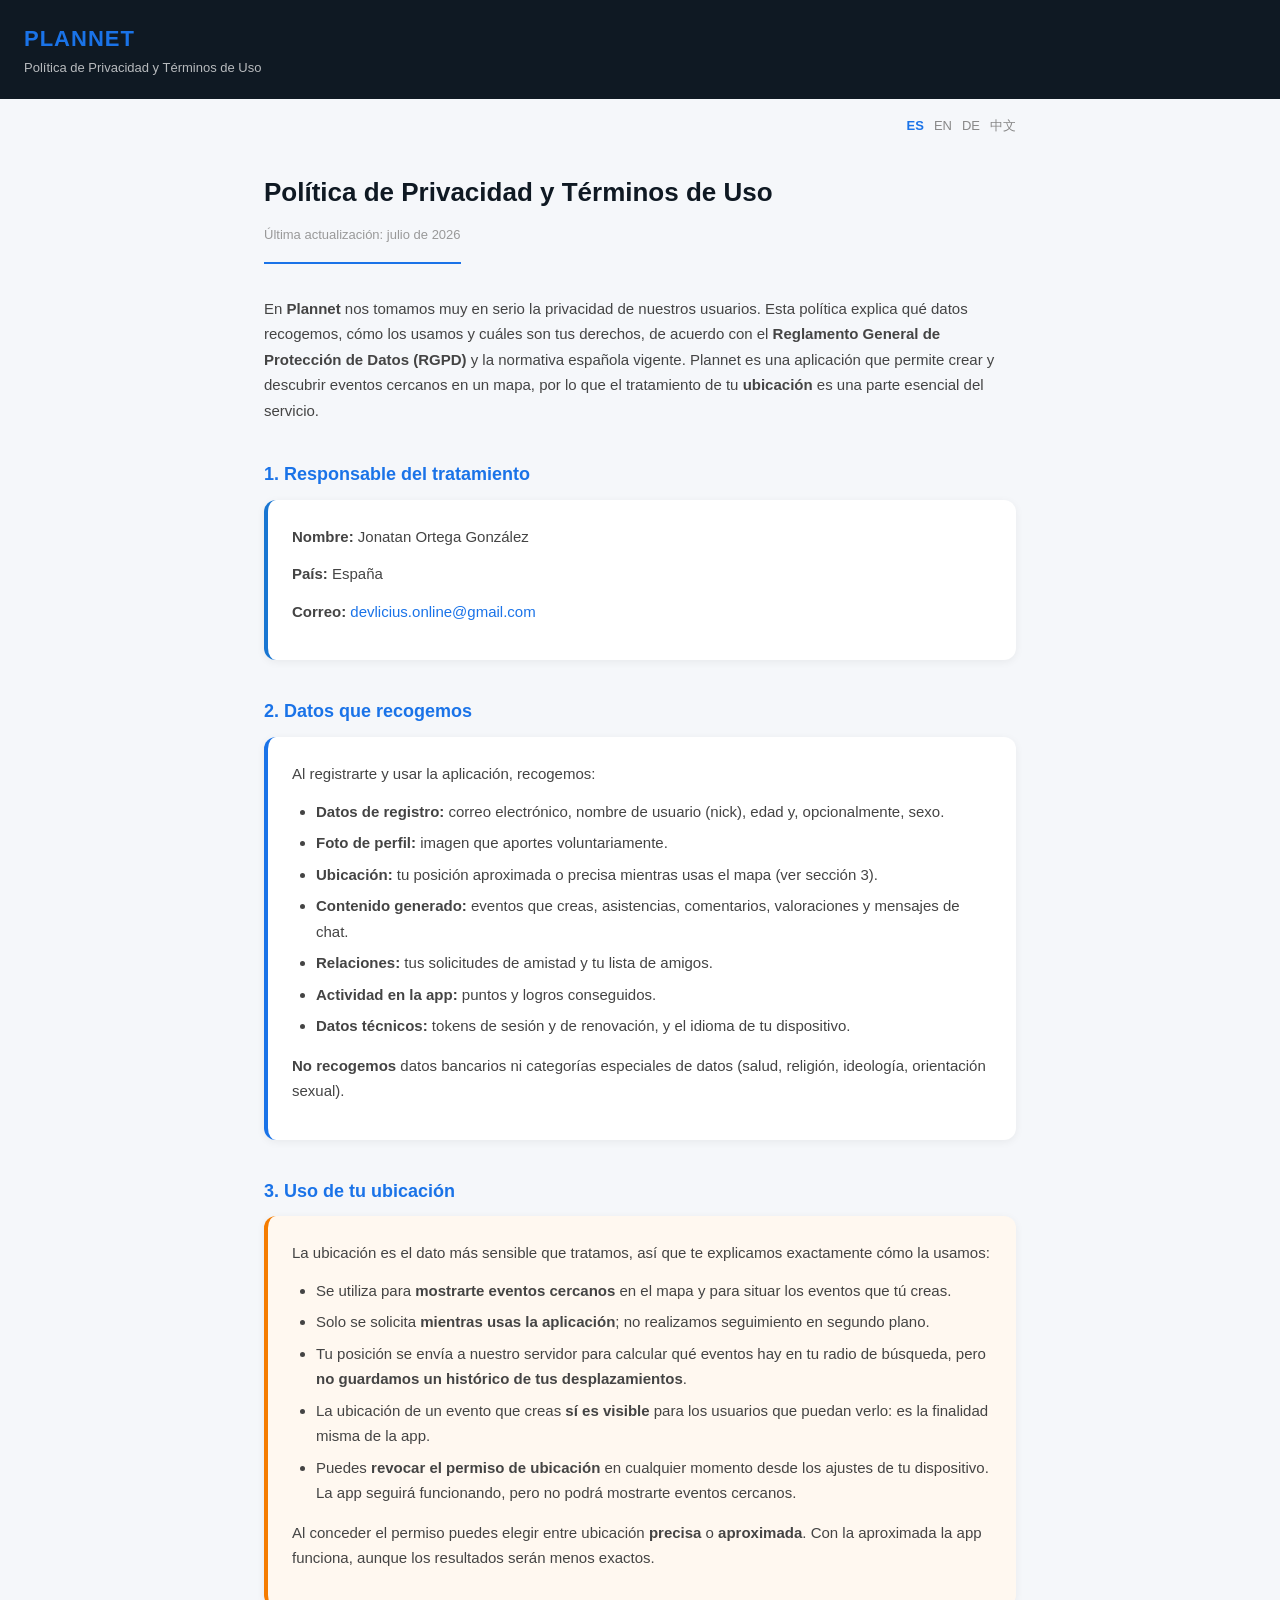
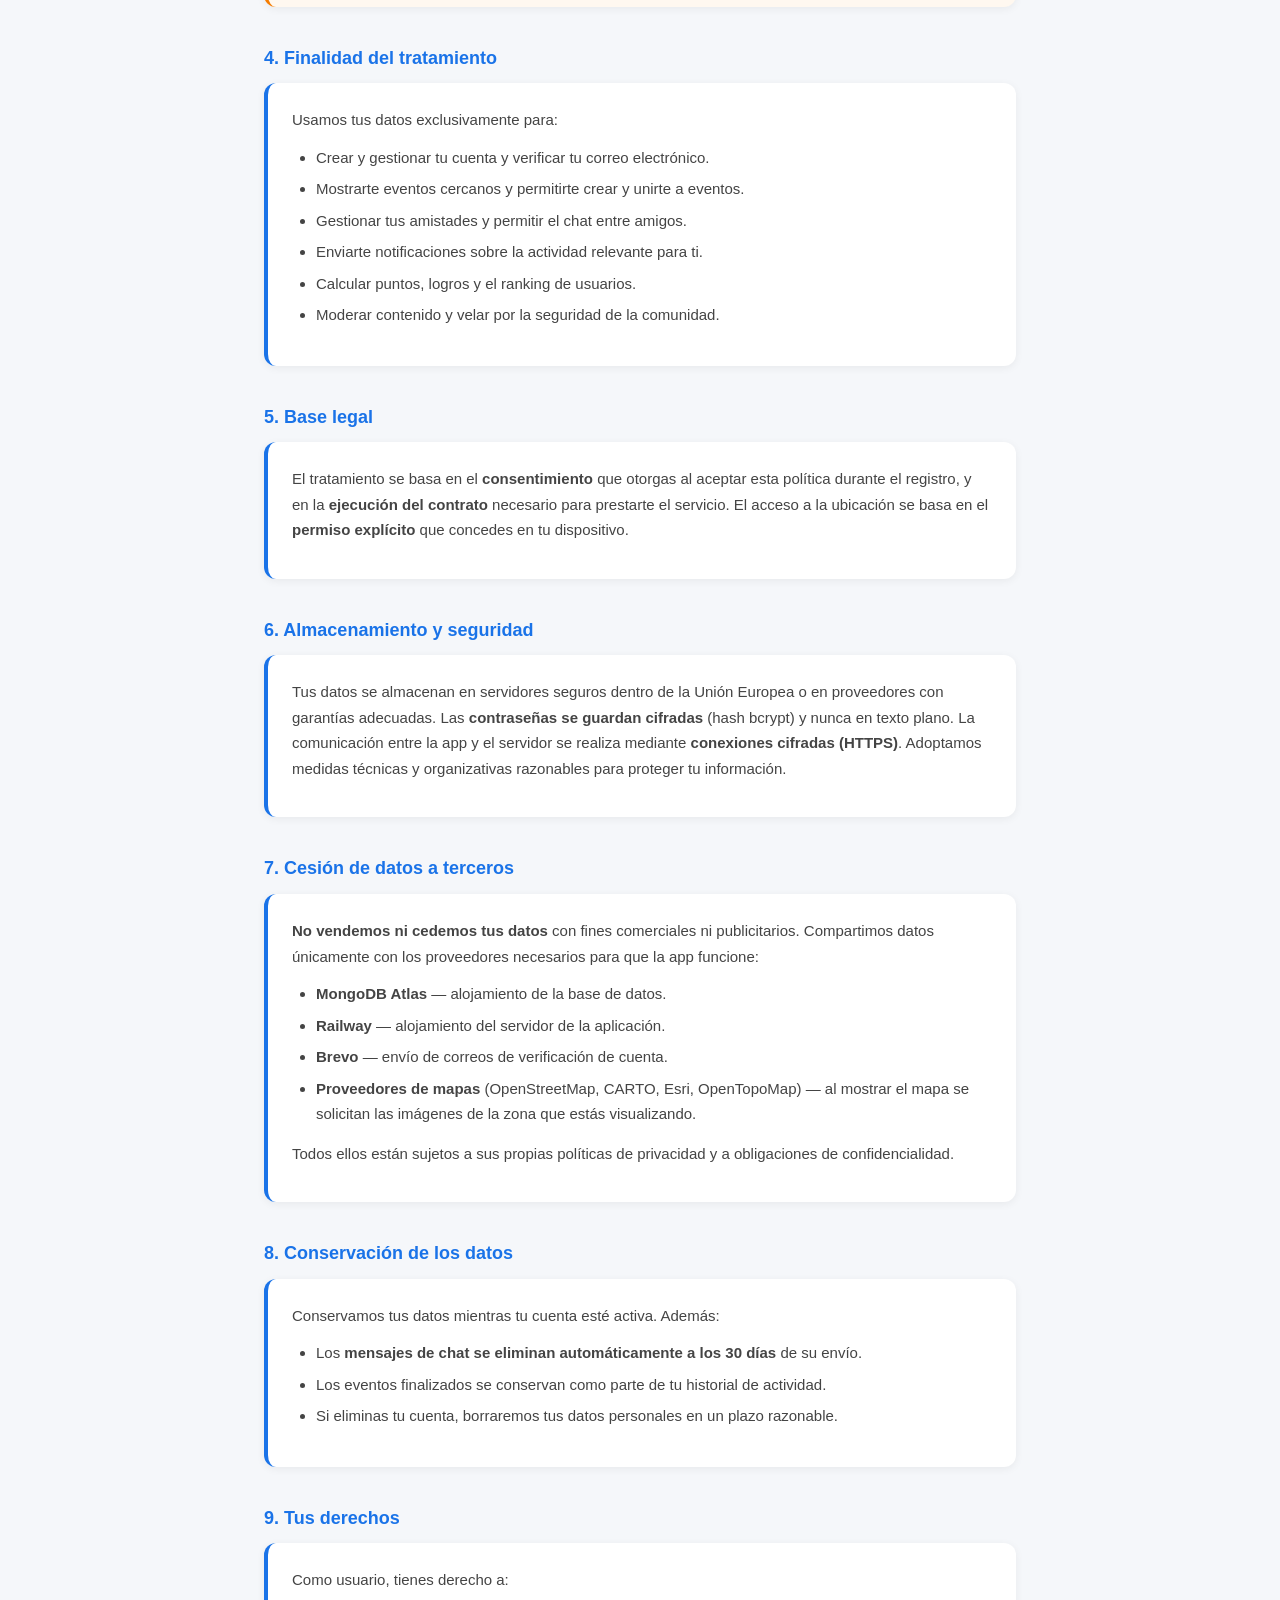
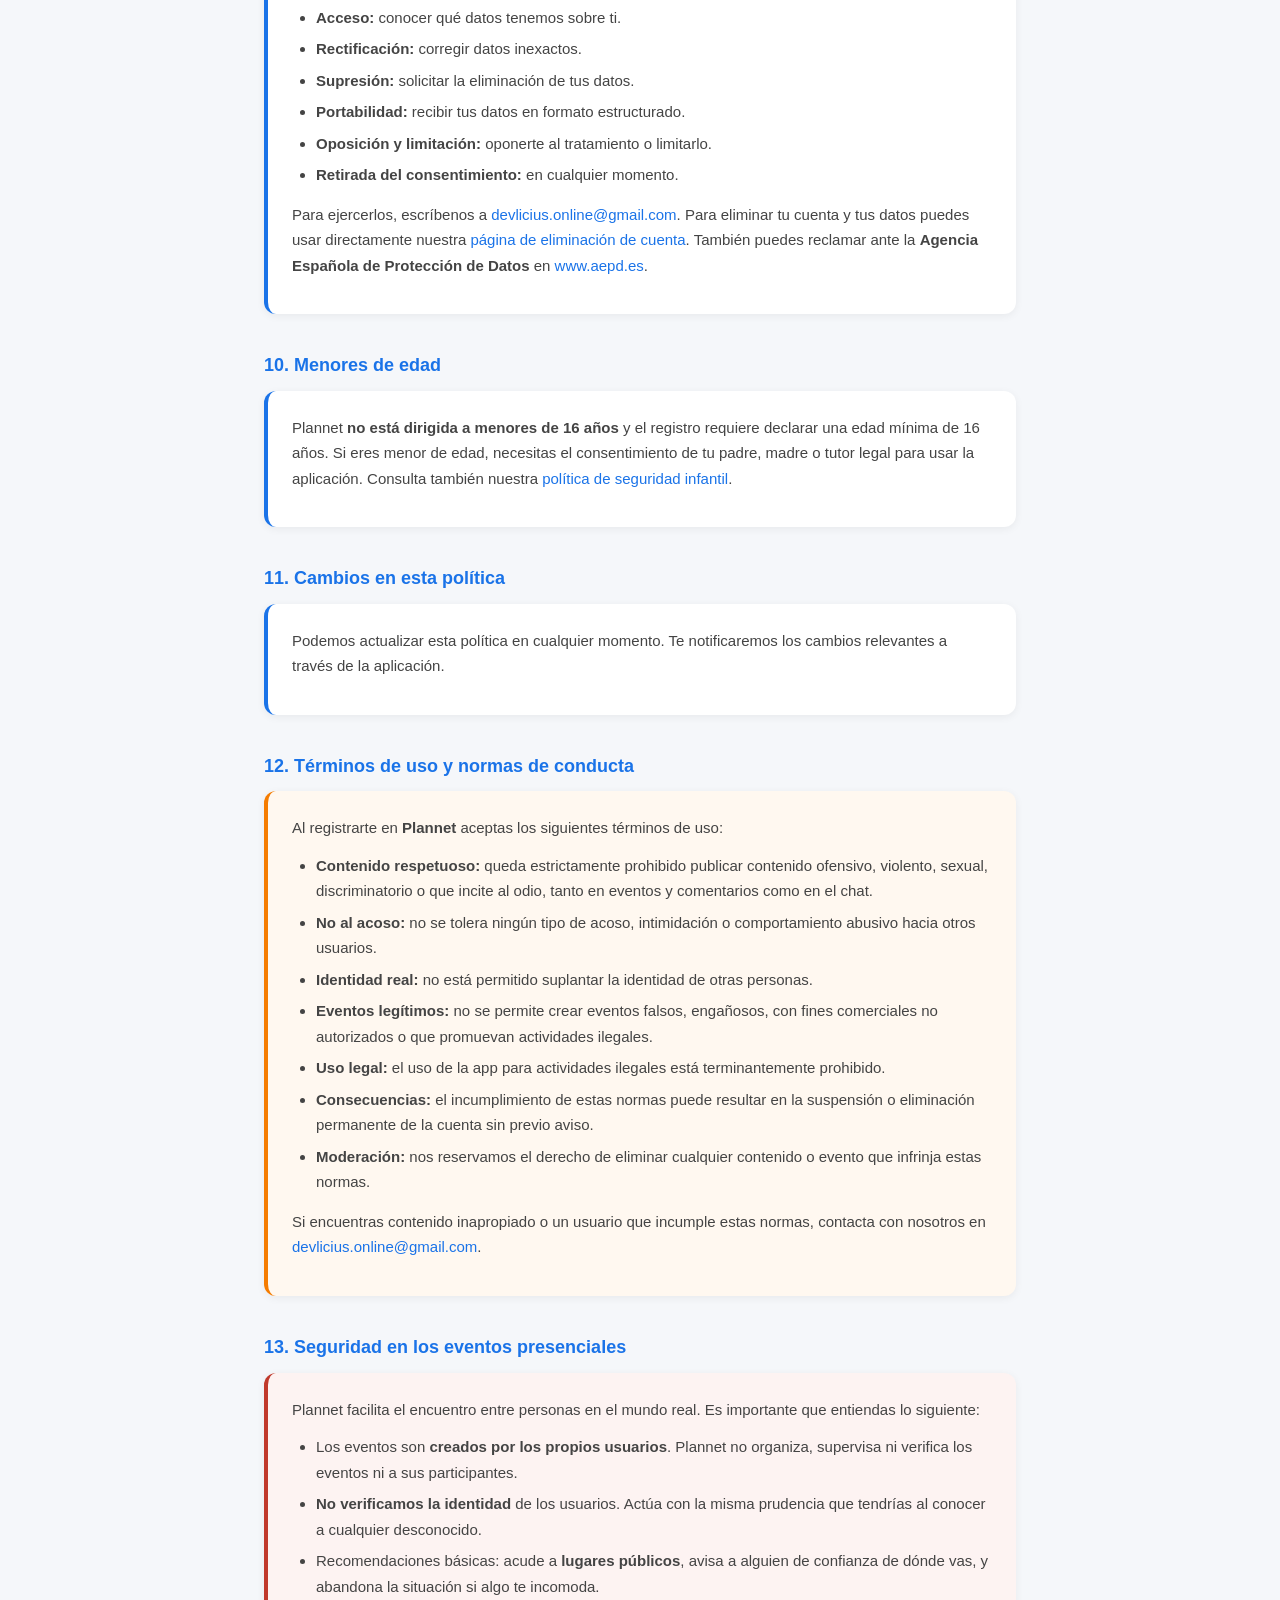
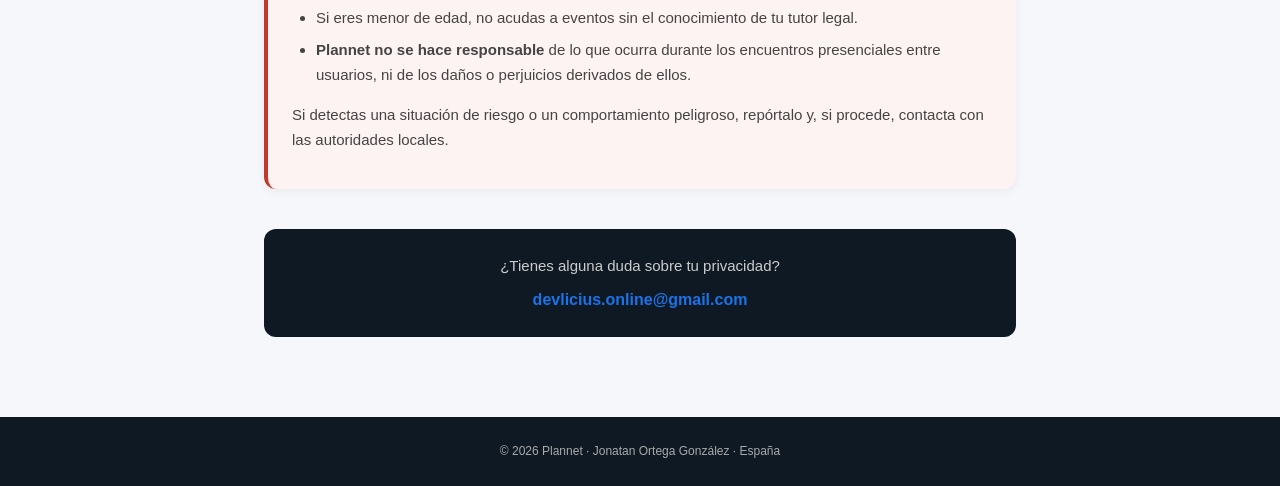
<file: privacyPolicy.html>
<!DOCTYPE html>
<html lang="es">
<head>
  <meta charset="UTF-8">
  <meta name="viewport" content="width=device-width, initial-scale=1.0">
  <title>Política de Privacidad y Términos de Uso — Plannet</title>
  <link rel="stylesheet" href="styles.css">
</head>
<body>
<header>
  <div>
    <div class="logo-text">PLANNET</div>
    <div class="logo-sub" id="header-sub"></div>
  </div>
</header>
<div class="lang-switch" id="lang-switch"></div>
<div class="container" id="content"></div>
<footer id="footer-text"></footer>
<script>
const privacyTranslations = {
"es": {
  "headerSub": "Política de Privacidad y Términos de Uso",
  "title": "Política de Privacidad y Términos de Uso",
  "subtitle": "Última actualización: julio de 2026",
  "footer": "© 2026 Plannet · Jonatan Ortega González · España",
  "contactText": "¿Tienes alguna duda sobre tu privacidad?",
  "intro": "En <strong>Plannet</strong> nos tomamos muy en serio la privacidad de nuestros usuarios. Esta política explica qué datos recogemos, cómo los usamos y cuáles son tus derechos, de acuerdo con el <strong>Reglamento General de Protección de Datos (RGPD)</strong> y la normativa española vigente. Plannet es una aplicación que permite crear y descubrir eventos cercanos en un mapa, por lo que el tratamiento de tu <strong>ubicación</strong> es una parte esencial del servicio.",
  "sections": [
    {"title": "1. Responsable del tratamiento", "cards": [{"type": "info", "lines": ["<strong>Nombre:</strong> Jonatan Ortega González", "<strong>País:</strong> España", "<strong>Correo:</strong> <a href='mailto:devlicius.online@gmail.com'>devlicius.online@gmail.com</a>"]}]},
    {"title": "2. Datos que recogemos", "cards": [{"type": "", "body": "Al registrarte y usar la aplicación, recogemos:", "list": ["<strong>Datos de registro:</strong> correo electrónico, nombre de usuario (nick), edad y, opcionalmente, sexo.", "<strong>Foto de perfil:</strong> imagen que aportes voluntariamente.", "<strong>Ubicación:</strong> tu posición aproximada o precisa mientras usas el mapa (ver sección 3).", "<strong>Contenido generado:</strong> eventos que creas, asistencias, comentarios, valoraciones y mensajes de chat.", "<strong>Relaciones:</strong> tus solicitudes de amistad y tu lista de amigos.", "<strong>Actividad en la app:</strong> puntos y logros conseguidos.", "<strong>Datos técnicos:</strong> tokens de sesión y de renovación, y el idioma de tu dispositivo."], "bodyAfter": "<strong>No recogemos</strong> datos bancarios ni categorías especiales de datos (salud, religión, ideología, orientación sexual)."}]},
    {"title": "3. Uso de tu ubicación", "cards": [{"type": "warning", "body": "La ubicación es el dato más sensible que tratamos, así que te explicamos exactamente cómo la usamos:", "list": ["Se utiliza para <strong>mostrarte eventos cercanos</strong> en el mapa y para situar los eventos que tú creas.", "Solo se solicita <strong>mientras usas la aplicación</strong>; no realizamos seguimiento en segundo plano.", "Tu posición se envía a nuestro servidor para calcular qué eventos hay en tu radio de búsqueda, pero <strong>no guardamos un histórico de tus desplazamientos</strong>.", "La ubicación de un evento que creas <strong>sí es visible</strong> para los usuarios que puedan verlo: es la finalidad misma de la app.", "Puedes <strong>revocar el permiso de ubicación</strong> en cualquier momento desde los ajustes de tu dispositivo. La app seguirá funcionando, pero no podrá mostrarte eventos cercanos."], "bodyAfter": "Al conceder el permiso puedes elegir entre ubicación <strong>precisa</strong> o <strong>aproximada</strong>. Con la aproximada la app funciona, aunque los resultados serán menos exactos."}]},
    {"title": "4. Finalidad del tratamiento", "cards": [{"type": "", "body": "Usamos tus datos exclusivamente para:", "list": ["Crear y gestionar tu cuenta y verificar tu correo electrónico.", "Mostrarte eventos cercanos y permitirte crear y unirte a eventos.", "Gestionar tus amistades y permitir el chat entre amigos.", "Enviarte notificaciones sobre la actividad relevante para ti.", "Calcular puntos, logros y el ranking de usuarios.", "Moderar contenido y velar por la seguridad de la comunidad."]}]},
    {"title": "5. Base legal", "cards": [{"type": "", "body": "El tratamiento se basa en el <strong>consentimiento</strong> que otorgas al aceptar esta política durante el registro, y en la <strong>ejecución del contrato</strong> necesario para prestarte el servicio. El acceso a la ubicación se basa en el <strong>permiso explícito</strong> que concedes en tu dispositivo."}]},
    {"title": "6. Almacenamiento y seguridad", "cards": [{"type": "", "body": "Tus datos se almacenan en servidores seguros dentro de la Unión Europea o en proveedores con garantías adecuadas. Las <strong>contraseñas se guardan cifradas</strong> (hash bcrypt) y nunca en texto plano. La comunicación entre la app y el servidor se realiza mediante <strong>conexiones cifradas (HTTPS)</strong>. Adoptamos medidas técnicas y organizativas razonables para proteger tu información."}]},
    {"title": "7. Cesión de datos a terceros", "cards": [{"type": "", "body": "<strong>No vendemos ni cedemos tus datos</strong> con fines comerciales ni publicitarios. Compartimos datos únicamente con los proveedores necesarios para que la app funcione:", "list": ["<strong>MongoDB Atlas</strong> — alojamiento de la base de datos.", "<strong>Railway</strong> — alojamiento del servidor de la aplicación.", "<strong>Brevo</strong> — envío de correos de verificación de cuenta.", "<strong>Proveedores de mapas</strong> (OpenStreetMap, CARTO, Esri, OpenTopoMap) — al mostrar el mapa se solicitan las imágenes de la zona que estás visualizando."], "bodyAfter": "Todos ellos están sujetos a sus propias políticas de privacidad y a obligaciones de confidencialidad."}]},
    {"title": "8. Conservación de los datos", "cards": [{"type": "", "body": "Conservamos tus datos mientras tu cuenta esté activa. Además:", "list": ["Los <strong>mensajes de chat se eliminan automáticamente a los 30 días</strong> de su envío.", "Los eventos finalizados se conservan como parte de tu historial de actividad.", "Si eliminas tu cuenta, borraremos tus datos personales en un plazo razonable."]}]},
    {"title": "9. Tus derechos", "cards": [{"type": "", "body": "Como usuario, tienes derecho a:", "list": ["<strong>Acceso:</strong> conocer qué datos tenemos sobre ti.", "<strong>Rectificación:</strong> corregir datos inexactos.", "<strong>Supresión:</strong> solicitar la eliminación de tus datos.", "<strong>Portabilidad:</strong> recibir tus datos en formato estructurado.", "<strong>Oposición y limitación:</strong> oponerte al tratamiento o limitarlo.", "<strong>Retirada del consentimiento:</strong> en cualquier momento."], "bodyAfter": "Para ejercerlos, escríbenos a <a href='mailto:devlicius.online@gmail.com'>devlicius.online@gmail.com</a>. Para eliminar tu cuenta y tus datos puedes usar directamente nuestra <a href='delete-account.html?lang=es'>página de eliminación de cuenta</a>. También puedes reclamar ante la <strong>Agencia Española de Protección de Datos</strong> en <a href='https://www.aepd.es' target='_blank' rel='noopener'>www.aepd.es</a>."}]},
    {"title": "10. Menores de edad", "cards": [{"type": "", "body": "Plannet <strong>no está dirigida a menores de 16 años</strong> y el registro requiere declarar una edad mínima de 16 años. Si eres menor de edad, necesitas el consentimiento de tu padre, madre o tutor legal para usar la aplicación. Consulta también nuestra <a href='childSafetyPolicy.html?lang=es'>política de seguridad infantil</a>."}]},
    {"title": "11. Cambios en esta política", "cards": [{"type": "", "body": "Podemos actualizar esta política en cualquier momento. Te notificaremos los cambios relevantes a través de la aplicación."}]},
    {"title": "12. Términos de uso y normas de conducta", "cards": [{"type": "warning", "body": "Al registrarte en <strong>Plannet</strong> aceptas los siguientes términos de uso:", "list": ["<strong>Contenido respetuoso:</strong> queda estrictamente prohibido publicar contenido ofensivo, violento, sexual, discriminatorio o que incite al odio, tanto en eventos y comentarios como en el chat.", "<strong>No al acoso:</strong> no se tolera ningún tipo de acoso, intimidación o comportamiento abusivo hacia otros usuarios.", "<strong>Identidad real:</strong> no está permitido suplantar la identidad de otras personas.", "<strong>Eventos legítimos:</strong> no se permite crear eventos falsos, engañosos, con fines comerciales no autorizados o que promuevan actividades ilegales.", "<strong>Uso legal:</strong> el uso de la app para actividades ilegales está terminantemente prohibido.", "<strong>Consecuencias:</strong> el incumplimiento de estas normas puede resultar en la suspensión o eliminación permanente de la cuenta sin previo aviso.", "<strong>Moderación:</strong> nos reservamos el derecho de eliminar cualquier contenido o evento que infrinja estas normas."], "bodyAfter": "Si encuentras contenido inapropiado o un usuario que incumple estas normas, contacta con nosotros en <a href='mailto:devlicius.online@gmail.com'>devlicius.online@gmail.com</a>."}]},
    {"title": "13. Seguridad en los eventos presenciales", "cards": [{"type": "danger", "body": "Plannet facilita el encuentro entre personas en el mundo real. Es importante que entiendas lo siguiente:", "list": ["Los eventos son <strong>creados por los propios usuarios</strong>. Plannet no organiza, supervisa ni verifica los eventos ni a sus participantes.", "<strong>No verificamos la identidad</strong> de los usuarios. Actúa con la misma prudencia que tendrías al conocer a cualquier desconocido.", "Recomendaciones básicas: acude a <strong>lugares públicos</strong>, avisa a alguien de confianza de dónde vas, y abandona la situación si algo te incomoda.", "Si eres menor de edad, no acudas a eventos sin el conocimiento de tu tutor legal.", "<strong>Plannet no se hace responsable</strong> de lo que ocurra durante los encuentros presenciales entre usuarios, ni de los daños o perjuicios derivados de ellos."], "bodyAfter": "Si detectas una situación de riesgo o un comportamiento peligroso, repórtalo y, si procede, contacta con las autoridades locales."}]}
  ]
},
"en": {
  "headerSub": "Privacy Policy & Terms of Use",
  "title": "Privacy Policy & Terms of Use",
  "subtitle": "Last updated: July 2026",
  "footer": "© 2026 Plannet · Jonatan Ortega González · Spain",
  "contactText": "Any questions about your privacy?",
  "intro": "At <strong>Plannet</strong> we take our users' privacy very seriously. This policy explains what data we collect, how we use it and what your rights are, in accordance with the <strong>General Data Protection Regulation (GDPR)</strong> and applicable Spanish law. Plannet lets you create and discover nearby events on a map, so processing your <strong>location</strong> is an essential part of the service.",
  "sections": [
    {"title": "1. Data controller", "cards": [{"type": "info", "lines": ["<strong>Name:</strong> Jonatan Ortega González", "<strong>Country:</strong> Spain", "<strong>Email:</strong> <a href='mailto:devlicius.online@gmail.com'>devlicius.online@gmail.com</a>"]}]},
    {"title": "2. Data we collect", "cards": [{"type": "", "body": "When you register and use the app, we collect:", "list": ["<strong>Registration data:</strong> email address, username (nick), age and, optionally, gender.", "<strong>Profile picture:</strong> any image you voluntarily provide.", "<strong>Location:</strong> your approximate or precise position while you use the map (see section 3).", "<strong>User-generated content:</strong> events you create, attendance, comments, ratings and chat messages.", "<strong>Relationships:</strong> your friend requests and friend list.", "<strong>In-app activity:</strong> points and achievements earned.", "<strong>Technical data:</strong> session and refresh tokens, and your device language."], "bodyAfter": "We <strong>do not collect</strong> banking data or special categories of data (health, religion, political views, sexual orientation)."}]},
    {"title": "3. How we use your location", "cards": [{"type": "warning", "body": "Location is the most sensitive data we process, so here is exactly how we use it:", "list": ["It is used to <strong>show you nearby events</strong> on the map and to place the events you create.", "It is only requested <strong>while you are using the app</strong>; we do not track you in the background.", "Your position is sent to our server to work out which events fall within your search radius, but we <strong>do not store a history of your movements</strong>.", "The location of an event you create <strong>is visible</strong> to users who can see that event: that is the very purpose of the app.", "You can <strong>revoke the location permission</strong> at any time in your device settings. The app will still work, but it will not be able to show you nearby events."], "bodyAfter": "When granting the permission you may choose <strong>precise</strong> or <strong>approximate</strong> location. The app works with approximate location, but results will be less accurate."}]},
    {"title": "4. Purpose of processing", "cards": [{"type": "", "body": "We use your data solely to:", "list": ["Create and manage your account and verify your email address.", "Show you nearby events and let you create and join events.", "Manage your friendships and enable chat between friends.", "Send you notifications about activity relevant to you.", "Calculate points, achievements and the user ranking.", "Moderate content and keep the community safe."]}]},
    {"title": "5. Legal basis", "cards": [{"type": "", "body": "Processing is based on the <strong>consent</strong> you give by accepting this policy during registration, and on the <strong>performance of the contract</strong> required to provide the service. Access to location is based on the <strong>explicit permission</strong> you grant on your device."}]},
    {"title": "6. Storage and security", "cards": [{"type": "", "body": "Your data is stored on secure servers within the European Union or with providers offering adequate safeguards. <strong>Passwords are stored hashed</strong> (bcrypt) and never in plain text. Communication between the app and the server uses <strong>encrypted connections (HTTPS)</strong>. We apply reasonable technical and organisational measures to protect your information."}]},
    {"title": "7. Sharing data with third parties", "cards": [{"type": "", "body": "We <strong>do not sell or share your data</strong> for commercial or advertising purposes. We only share data with the providers needed to run the app:", "list": ["<strong>MongoDB Atlas</strong> — database hosting.", "<strong>Railway</strong> — application server hosting.", "<strong>Brevo</strong> — sending account verification emails.", "<strong>Map providers</strong> (OpenStreetMap, CARTO, Esri, OpenTopoMap) — displaying the map requests the map imagery for the area you are viewing."], "bodyAfter": "All of them are subject to their own privacy policies and to confidentiality obligations."}]},
    {"title": "8. Data retention", "cards": [{"type": "", "body": "We keep your data for as long as your account is active. In addition:", "list": ["<strong>Chat messages are automatically deleted 30 days</strong> after being sent.", "Finished events are kept as part of your activity history.", "If you delete your account, we will erase your personal data within a reasonable period."]}]},
    {"title": "9. Your rights", "cards": [{"type": "", "body": "As a user, you have the right to:", "list": ["<strong>Access:</strong> know what data we hold about you.", "<strong>Rectification:</strong> correct inaccurate data.", "<strong>Erasure:</strong> request deletion of your data.", "<strong>Portability:</strong> receive your data in a structured format.", "<strong>Objection and restriction:</strong> object to or restrict processing.", "<strong>Withdrawal of consent:</strong> at any time."], "bodyAfter": "To exercise them, write to us at <a href='mailto:devlicius.online@gmail.com'>devlicius.online@gmail.com</a>. To delete your account and data you can use our <a href='delete-account.html?lang=en'>account deletion page</a> directly. You may also lodge a complaint with the <strong>Spanish Data Protection Agency</strong> at <a href='https://www.aepd.es' target='_blank' rel='noopener'>www.aepd.es</a>."}]},
    {"title": "10. Minors", "cards": [{"type": "", "body": "Plannet is <strong>not intended for children under 16</strong> and registration requires declaring a minimum age of 16. If you are a minor, you need the consent of your parent or legal guardian to use the app. See also our <a href='childSafetyPolicy.html?lang=en'>child safety policy</a>."}]},
    {"title": "11. Changes to this policy", "cards": [{"type": "", "body": "We may update this policy at any time. We will notify you of relevant changes through the app."}]},
    {"title": "12. Terms of use and code of conduct", "cards": [{"type": "warning", "body": "By registering with <strong>Plannet</strong> you accept the following terms of use:", "list": ["<strong>Respectful content:</strong> posting offensive, violent, sexual, discriminatory or hateful content is strictly forbidden, whether in events, comments or chat.", "<strong>No harassment:</strong> no form of harassment, intimidation or abusive behaviour towards other users is tolerated.", "<strong>Real identity:</strong> impersonating other people is not allowed.", "<strong>Genuine events:</strong> creating fake or misleading events, unauthorised commercial events, or events promoting illegal activities is not allowed.", "<strong>Lawful use:</strong> using the app for illegal activities is strictly forbidden.", "<strong>Consequences:</strong> breaching these rules may result in suspension or permanent deletion of your account without prior notice.", "<strong>Moderation:</strong> we reserve the right to remove any content or event that breaches these rules."], "bodyAfter": "If you find inappropriate content or a user breaking these rules, contact us at <a href='mailto:devlicius.online@gmail.com'>devlicius.online@gmail.com</a>."}]},
    {"title": "13. Safety at in-person events", "cards": [{"type": "danger", "body": "Plannet helps people meet in the real world. It is important that you understand the following:", "list": ["Events are <strong>created by users themselves</strong>. Plannet does not organise, supervise or verify events or their participants.", "We <strong>do not verify users' identities</strong>. Use the same caution you would when meeting any stranger.", "Basic advice: meet in <strong>public places</strong>, tell someone you trust where you are going, and leave if anything makes you uncomfortable.", "If you are a minor, do not attend events without your legal guardian's knowledge.", "<strong>Plannet is not liable</strong> for what happens during in-person meetings between users, nor for any damage arising from them."], "bodyAfter": "If you notice a risky situation or dangerous behaviour, report it and, where appropriate, contact your local authorities."}]}
  ]
},
"de": {
  "headerSub": "Datenschutzerklärung & Nutzungsbedingungen",
  "title": "Datenschutzerklärung & Nutzungsbedingungen",
  "subtitle": "Letzte Aktualisierung: Juli 2026",
  "footer": "© 2026 Plannet · Jonatan Ortega González · Spanien",
  "contactText": "Fragen zu deinem Datenschutz?",
  "intro": "Bei <strong>Plannet</strong> nehmen wir den Datenschutz unserer Nutzer sehr ernst. Diese Erklärung beschreibt, welche Daten wir erheben, wie wir sie verwenden und welche Rechte du hast — gemäß der <strong>Datenschutz-Grundverordnung (DSGVO)</strong> und dem geltenden spanischen Recht. Mit Plannet kannst du Events in deiner Nähe auf einer Karte erstellen und entdecken; die Verarbeitung deines <strong>Standorts</strong> ist daher ein wesentlicher Teil des Dienstes.",
  "sections": [
    {"title": "1. Verantwortlicher", "cards": [{"type": "info", "lines": ["<strong>Name:</strong> Jonatan Ortega González", "<strong>Land:</strong> Spanien", "<strong>E-Mail:</strong> <a href='mailto:devlicius.online@gmail.com'>devlicius.online@gmail.com</a>"]}]},
    {"title": "2. Welche Daten wir erheben", "cards": [{"type": "", "body": "Bei der Registrierung und Nutzung der App erheben wir:", "list": ["<strong>Registrierungsdaten:</strong> E-Mail-Adresse, Benutzername, Alter und optional das Geschlecht.", "<strong>Profilbild:</strong> ein von dir freiwillig bereitgestelltes Bild.", "<strong>Standort:</strong> deine ungefähre oder genaue Position während der Nutzung der Karte (siehe Abschnitt 3).", "<strong>Erstellte Inhalte:</strong> von dir erstellte Events, Teilnahmen, Kommentare, Bewertungen und Chat-Nachrichten.", "<strong>Beziehungen:</strong> deine Freundschaftsanfragen und deine Freundesliste.", "<strong>Aktivität in der App:</strong> Punkte und Erfolge.", "<strong>Technische Daten:</strong> Sitzungs- und Refresh-Token sowie die Sprache deines Geräts."], "bodyAfter": "Wir erheben <strong>keine</strong> Bankdaten und keine besonderen Kategorien personenbezogener Daten (Gesundheit, Religion, politische Ansichten, sexuelle Orientierung)."}]},
    {"title": "3. Verwendung deines Standorts", "cards": [{"type": "warning", "body": "Der Standort ist das sensibelste Datum, das wir verarbeiten. Deshalb erklären wir genau, wie wir ihn nutzen:", "list": ["Er dient dazu, dir <strong>Events in deiner Nähe</strong> auf der Karte anzuzeigen und die von dir erstellten Events zu platzieren.", "Er wird nur <strong>während der Nutzung der App</strong> abgefragt; es findet keine Verfolgung im Hintergrund statt.", "Deine Position wird an unseren Server gesendet, um zu berechnen, welche Events in deinem Suchradius liegen. Wir speichern <strong>keinen Verlauf deiner Bewegungen</strong>.", "Der Ort eines von dir erstellten Events <strong>ist sichtbar</strong> für Nutzer, die dieses Event sehen können — das ist der Zweck der App.", "Du kannst die <strong>Standortberechtigung jederzeit widerrufen</strong>. Die App funktioniert weiter, kann dir aber keine Events in der Nähe anzeigen."], "bodyAfter": "Bei der Erteilung der Berechtigung kannst du zwischen <strong>genauem</strong> und <strong>ungefährem</strong> Standort wählen. Mit ungefährem Standort funktioniert die App, die Ergebnisse sind jedoch weniger präzise."}]},
    {"title": "4. Zweck der Verarbeitung", "cards": [{"type": "", "body": "Wir verwenden deine Daten ausschließlich, um:", "list": ["Dein Konto zu erstellen und zu verwalten und deine E-Mail-Adresse zu bestätigen.", "Dir Events in der Nähe anzuzeigen und dir das Erstellen und Beitreten zu ermöglichen.", "Deine Freundschaften zu verwalten und den Chat zwischen Freunden zu ermöglichen.", "Dir Benachrichtigungen über relevante Aktivitäten zu senden.", "Punkte, Erfolge und die Rangliste zu berechnen.", "Inhalte zu moderieren und die Sicherheit der Community zu gewährleisten."]}]},
    {"title": "5. Rechtsgrundlage", "cards": [{"type": "", "body": "Die Verarbeitung beruht auf der <strong>Einwilligung</strong>, die du mit der Annahme dieser Erklärung bei der Registrierung erteilst, sowie auf der <strong>Vertragserfüllung</strong>, die zur Bereitstellung des Dienstes erforderlich ist. Der Zugriff auf den Standort beruht auf der <strong>ausdrücklichen Berechtigung</strong>, die du auf deinem Gerät erteilst."}]},
    {"title": "6. Speicherung und Sicherheit", "cards": [{"type": "", "body": "Deine Daten werden auf sicheren Servern innerhalb der Europäischen Union oder bei Anbietern mit angemessenen Garantien gespeichert. <strong>Passwörter werden gehasht gespeichert</strong> (bcrypt), niemals im Klartext. Die Kommunikation zwischen App und Server erfolgt über <strong>verschlüsselte Verbindungen (HTTPS)</strong>. Wir setzen angemessene technische und organisatorische Maßnahmen ein."}]},
    {"title": "7. Weitergabe an Dritte", "cards": [{"type": "", "body": "Wir <strong>verkaufen deine Daten nicht</strong> und geben sie nicht zu Werbe- oder kommerziellen Zwecken weiter. Wir teilen Daten nur mit den für den Betrieb notwendigen Anbietern:", "list": ["<strong>MongoDB Atlas</strong> — Hosting der Datenbank.", "<strong>Railway</strong> — Hosting des Anwendungsservers.", "<strong>Brevo</strong> — Versand von Bestätigungs-E-Mails.", "<strong>Kartenanbieter</strong> (OpenStreetMap, CARTO, Esri, OpenTopoMap) — beim Anzeigen der Karte werden die Kartenbilder des betrachteten Bereichs abgerufen."], "bodyAfter": "Alle unterliegen ihren eigenen Datenschutzerklärungen und Vertraulichkeitspflichten."}]},
    {"title": "8. Speicherdauer", "cards": [{"type": "", "body": "Wir speichern deine Daten, solange dein Konto aktiv ist. Außerdem:", "list": ["<strong>Chat-Nachrichten werden 30 Tage</strong> nach dem Versand automatisch gelöscht.", "Beendete Events bleiben als Teil deines Aktivitätsverlaufs erhalten.", "Wenn du dein Konto löschst, entfernen wir deine personenbezogenen Daten innerhalb einer angemessenen Frist."]}]},
    {"title": "9. Deine Rechte", "cards": [{"type": "", "body": "Als Nutzer hast du das Recht auf:", "list": ["<strong>Auskunft:</strong> zu erfahren, welche Daten wir über dich haben.", "<strong>Berichtigung:</strong> unrichtige Daten korrigieren zu lassen.", "<strong>Löschung:</strong> die Löschung deiner Daten zu verlangen.", "<strong>Datenübertragbarkeit:</strong> deine Daten in einem strukturierten Format zu erhalten.", "<strong>Widerspruch und Einschränkung:</strong> der Verarbeitung zu widersprechen oder sie einzuschränken.", "<strong>Widerruf der Einwilligung:</strong> jederzeit."], "bodyAfter": "Schreibe uns dazu an <a href='mailto:devlicius.online@gmail.com'>devlicius.online@gmail.com</a>. Zum Löschen deines Kontos und deiner Daten kannst du direkt unsere <a href='delete-account.html?lang=de'>Seite zur Kontolöschung</a> nutzen. Du kannst dich auch bei der <strong>spanischen Datenschutzbehörde</strong> unter <a href='https://www.aepd.es' target='_blank' rel='noopener'>www.aepd.es</a> beschweren."}]},
    {"title": "10. Minderjährige", "cards": [{"type": "", "body": "Plannet ist <strong>nicht für Kinder unter 16 Jahren</strong> bestimmt; die Registrierung erfordert die Angabe eines Mindestalters von 16 Jahren. Als Minderjähriger benötigst du die Zustimmung deiner Eltern oder deines gesetzlichen Vertreters. Siehe auch unsere <a href='childSafetyPolicy.html?lang=de'>Kinderschutzrichtlinie</a>."}]},
    {"title": "11. Änderungen dieser Erklärung", "cards": [{"type": "", "body": "Wir können diese Erklärung jederzeit aktualisieren. Über wesentliche Änderungen informieren wir dich in der App."}]},
    {"title": "12. Nutzungsbedingungen und Verhaltensregeln", "cards": [{"type": "warning", "body": "Mit der Registrierung bei <strong>Plannet</strong> akzeptierst du die folgenden Nutzungsbedingungen:", "list": ["<strong>Respektvolle Inhalte:</strong> beleidigende, gewaltverherrlichende, sexuelle, diskriminierende oder hetzerische Inhalte sind strikt verboten — in Events, Kommentaren und im Chat.", "<strong>Kein Mobbing:</strong> Belästigung, Einschüchterung oder missbräuchliches Verhalten wird nicht toleriert.", "<strong>Echte Identität:</strong> das Vortäuschen einer fremden Identität ist nicht erlaubt.", "<strong>Echte Events:</strong> gefälschte, irreführende, unerlaubt kommerzielle oder rechtswidrige Events sind nicht erlaubt.", "<strong>Rechtmäßige Nutzung:</strong> die Nutzung der App für illegale Aktivitäten ist strikt verboten.", "<strong>Folgen:</strong> Verstöße können zur Sperrung oder dauerhaften Löschung des Kontos ohne Vorankündigung führen.", "<strong>Moderation:</strong> wir behalten uns vor, Inhalte oder Events zu entfernen, die gegen diese Regeln verstoßen."], "bodyAfter": "Wenn du unangemessene Inhalte oder Regelverstöße feststellst, kontaktiere uns unter <a href='mailto:devlicius.online@gmail.com'>devlicius.online@gmail.com</a>."}]},
    {"title": "13. Sicherheit bei Treffen vor Ort", "cards": [{"type": "danger", "body": "Plannet bringt Menschen in der realen Welt zusammen. Bitte beachte:", "list": ["Events werden <strong>von den Nutzern selbst erstellt</strong>. Plannet organisiert, beaufsichtigt oder überprüft weder Events noch Teilnehmer.", "Wir <strong>überprüfen keine Identitäten</strong>. Sei so vorsichtig wie bei jedem Treffen mit Unbekannten.", "Grundregeln: triff dich an <strong>öffentlichen Orten</strong>, informiere eine Vertrauensperson, und gehe, wenn dir etwas unangenehm ist.", "Als Minderjähriger nimm nicht ohne Wissen deines gesetzlichen Vertreters an Events teil.", "<strong>Plannet haftet nicht</strong> für Vorfälle bei Treffen zwischen Nutzern oder daraus entstehende Schäden."], "bodyAfter": "Wenn du eine Gefahrensituation bemerkst, melde sie und wende dich gegebenenfalls an die örtlichen Behörden."}]}
  ]
},
"zh": {
  "headerSub": "隐私政策与使用条款",
  "title": "隐私政策与使用条款",
  "subtitle": "最后更新：2026年7月",
  "footer": "© 2026 Plannet · Jonatan Ortega González · 西班牙",
  "contactText": "对您的隐私有疑问？",
  "intro": "在 <strong>Plannet</strong>，我们非常重视用户隐私。本政策说明我们收集哪些数据、如何使用这些数据以及您享有哪些权利，依据<strong>《通用数据保护条例》(GDPR)</strong> 及西班牙现行法规。Plannet 让您在地图上创建和发现附近的活动，因此处理您的<strong>位置信息</strong>是本服务的核心部分。",
  "sections": [
    {"title": "1. 数据控制者", "cards": [{"type": "info", "lines": ["<strong>姓名：</strong> Jonatan Ortega González", "<strong>国家：</strong> 西班牙", "<strong>邮箱：</strong> <a href='mailto:devlicius.online@gmail.com'>devlicius.online@gmail.com</a>"]}]},
    {"title": "2. 我们收集的数据", "cards": [{"type": "", "body": "当您注册并使用本应用时，我们会收集：", "list": ["<strong>注册数据：</strong>电子邮箱、用户名、年龄，以及可选的性别。", "<strong>头像：</strong>您自愿提供的图片。", "<strong>位置：</strong>您使用地图时的大致或精确位置（见第 3 节）。", "<strong>用户生成内容：</strong>您创建的活动、参与记录、评论、评分和聊天消息。", "<strong>社交关系：</strong>您的好友请求与好友列表。", "<strong>应用内活动：</strong>获得的积分与成就。", "<strong>技术数据：</strong>会话与刷新令牌，以及您设备的语言设置。"], "bodyAfter": "我们<strong>不收集</strong>银行数据或特殊类别数据（健康、宗教、政治观点、性取向）。"}]},
    {"title": "3. 我们如何使用您的位置", "cards": [{"type": "warning", "body": "位置是我们处理的最敏感数据，因此我们详细说明其用途：", "list": ["用于在地图上<strong>向您展示附近的活动</strong>，以及标定您创建的活动位置。", "仅在<strong>您使用应用期间</strong>请求；我们不会在后台追踪您。", "您的位置会发送至我们的服务器，用于计算搜索半径内的活动，但我们<strong>不保存您的移动轨迹</strong>。", "您创建的活动位置<strong>对可见该活动的用户是公开的</strong>：这正是本应用的用途。", "您可随时在设备设置中<strong>撤销位置权限</strong>。应用仍可使用，但无法为您显示附近的活动。"], "bodyAfter": "授予权限时，您可选择<strong>精确</strong>或<strong>大致</strong>位置。使用大致位置应用仍可运行，但结果精度较低。"}]},
    {"title": "4. 处理目的", "cards": [{"type": "", "body": "我们仅将您的数据用于：", "list": ["创建和管理您的账户并验证您的邮箱。", "向您展示附近的活动，并允许您创建和参加活动。", "管理您的好友关系，并支持好友间聊天。", "向您发送与您相关的活动通知。", "计算积分、成就和用户排名。", "内容审核与维护社区安全。"]}]},
    {"title": "5. 法律依据", "cards": [{"type": "", "body": "数据处理基于您在注册时接受本政策所给予的<strong>同意</strong>，以及为向您提供服务所必需的<strong>合同履行</strong>。位置访问基于您在设备上授予的<strong>明确权限</strong>。"}]},
    {"title": "6. 存储与安全", "cards": [{"type": "", "body": "您的数据存储在欧盟境内的安全服务器或具备充分保障措施的服务提供商处。<strong>密码以哈希方式存储</strong>（bcrypt），绝不以明文保存。应用与服务器之间通过<strong>加密连接 (HTTPS)</strong> 通信。我们采取合理的技术与组织措施保护您的信息。"}]},
    {"title": "7. 向第三方共享数据", "cards": [{"type": "", "body": "我们<strong>不会出售或为商业、广告目的共享您的数据</strong>。我们仅与运行应用所必需的服务商共享数据：", "list": ["<strong>MongoDB Atlas</strong> — 数据库托管。", "<strong>Railway</strong> — 应用服务器托管。", "<strong>Brevo</strong> — 发送账户验证邮件。", "<strong>地图服务商</strong>（OpenStreetMap、CARTO、Esri、OpenTopoMap）— 显示地图时会请求您所查看区域的地图图像。"], "bodyAfter": "上述各方均受其自身隐私政策及保密义务的约束。"}]},
    {"title": "8. 数据保存期限", "cards": [{"type": "", "body": "在您的账户处于活跃状态期间我们会保存您的数据。此外：", "list": ["<strong>聊天消息在发送 30 天后自动删除</strong>。", "已结束的活动作为您的活动历史记录保留。", "如果您删除账户，我们将在合理期限内清除您的个人数据。"]}]},
    {"title": "9. 您的权利", "cards": [{"type": "", "body": "作为用户，您有权：", "list": ["<strong>访问：</strong>了解我们持有您的哪些数据。", "<strong>更正：</strong>更正不准确的数据。", "<strong>删除：</strong>要求删除您的数据。", "<strong>可携带性：</strong>以结构化格式获取您的数据。", "<strong>反对与限制：</strong>反对或限制数据处理。", "<strong>撤回同意：</strong>可随时撤回。"], "bodyAfter": "如需行使上述权利，请联系 <a href='mailto:devlicius.online@gmail.com'>devlicius.online@gmail.com</a>。如需删除您的账户及数据，可直接使用我们的<a href='delete-account.html?lang=zh'>账户删除页面</a>。您也可向<strong>西班牙数据保护局</strong>投诉：<a href='https://www.aepd.es' target='_blank' rel='noopener'>www.aepd.es</a>。"}]},
    {"title": "10. 未成年人", "cards": [{"type": "", "body": "Plannet <strong>不面向 16 岁以下儿童</strong>，注册时需声明年龄不低于 16 岁。若您是未成年人，需获得父母或法定监护人的同意方可使用本应用。另请参阅我们的<a href='childSafetyPolicy.html?lang=zh'>儿童安全政策</a>。"}]},
    {"title": "11. 本政策的变更", "cards": [{"type": "", "body": "我们可能随时更新本政策。重要变更将通过应用通知您。"}]},
    {"title": "12. 使用条款与行为规范", "cards": [{"type": "warning", "body": "注册 <strong>Plannet</strong> 即表示您接受以下使用条款：", "list": ["<strong>尊重他人的内容：</strong>严禁在活动、评论或聊天中发布攻击性、暴力、色情、歧视或仇恨内容。", "<strong>禁止骚扰：</strong>不容忍任何形式的骚扰、恐吓或辱骂行为。", "<strong>真实身份：</strong>不得冒充他人身份。", "<strong>真实活动：</strong>不得创建虚假、误导性、未经授权的商业活动或宣扬违法行为的活动。", "<strong>合法使用：</strong>严禁将本应用用于非法活动。", "<strong>后果：</strong>违反上述规定可能导致账户被暂停或永久删除，且无需事先通知。", "<strong>审核：</strong>我们保留删除任何违规内容或活动的权利。"], "bodyAfter": "如发现不当内容或违规用户，请联系 <a href='mailto:devlicius.online@gmail.com'>devlicius.online@gmail.com</a>。"}]},
    {"title": "13. 线下活动安全", "cards": [{"type": "danger", "body": "Plannet 促成人们在现实世界中见面。请务必了解以下内容：", "list": ["活动<strong>由用户自行创建</strong>。Plannet 不组织、不监督、也不核实活动或其参与者。", "我们<strong>不核实用户身份</strong>。请像与任何陌生人见面一样保持谨慎。", "基本建议：在<strong>公共场所</strong>见面，告知信任的人您的去向，若感到不适请立即离开。", "若您是未成年人，请勿在监护人不知情的情况下参加活动。", "<strong>Plannet 不对</strong>用户线下见面期间发生的情况或由此产生的损害承担责任。"], "bodyAfter": "如发现危险情况或危险行为，请举报，并在必要时联系当地主管部门。"}]}
  ]
}
};

function buildPrivacyCard(card) {
  let h = '<div class="card ' + (card.type||'') + '">';
  if (card.lines) card.lines.forEach(function(l){ h += '<p>' + l + '</p>'; });
  if (card.body) h += '<p>' + card.body + '</p>';
  if (card.list) h += '<ul>' + card.list.map(function(l){ return '<li>'+l+'</li>'; }).join('') + '</ul>';
  if (card.bodyAfter) h += '<p>' + card.bodyAfter + '</p>';
  return h + '</div>';
}

function buildLangSwitch(current) {
  const names = {es:'ES', en:'EN', de:'DE', zh:'中文'};
  return Object.keys(names).map(function(l){
    return '<a href="?lang=' + l + '"' + (l === current ? ' class="active"' : '') + '>' + names[l] + '</a>';
  }).join('');
}

function renderPrivacy(lang) {
  const t = privacyTranslations[lang] || privacyTranslations['es'];
  document.documentElement.lang = lang;
  document.getElementById('header-sub').textContent = t.headerSub;
  document.title = t.headerSub + ' — Plannet';
  document.getElementById('footer-text').textContent = t.footer;
  document.getElementById('lang-switch').innerHTML = buildLangSwitch(lang);
  let html = '<h1>' + t.title + '</h1><span class="subtitle">' + t.subtitle + '</span><p>' + t.intro + '</p>';
  t.sections.forEach(function(section) {
    html += '<h2>' + section.title + '</h2>';
    section.cards.forEach(function(card) { html += buildPrivacyCard(card); });
  });
  html += '<div class="contact-box"><p>' + t.contactText + '</p><a href="mailto:devlicius.online@gmail.com">devlicius.online@gmail.com</a></div>';
  document.getElementById('content').innerHTML = html;
}

const params = new URLSearchParams(window.location.search);
const lang = params.get('lang') || 'es';
renderPrivacy(['es','en','de','zh'].includes(lang) ? lang : 'es');
</script>
</body>
</html>
</file>
<file: styles.css>
* {
  margin: 0;
  padding: 0;
  box-sizing: border-box;
}

body {
  font-family: 'Segoe UI', Tahoma, Geneva, Verdana, sans-serif;
  background-color: #f5f7fa;
  color: #333;
  line-height: 1.7;
}

header {
  background-color: #0F1923;
  padding: 20px 24px;
  display: flex;
  align-items: center;
  gap: 14px;
}

header .logo-text {
  color: #1A73E8;
  font-size: 22px;
  font-weight: 700;
  letter-spacing: 1px;
}

header .logo-sub {
  color: #fff;
  font-size: 13px;
  opacity: 0.7;
}

.container {
  max-width: 800px;
  margin: 0 auto;
  padding: 32px 24px 80px;
}

h1 {
  font-size: 26px;
  color: #0F1923;
  margin-bottom: 6px;
  font-weight: 700;
}

.subtitle {
  font-size: 13px;
  color: #999;
  margin-bottom: 32px;
  padding-bottom: 16px;
  border-bottom: 2px solid #1A73E8;
  display: inline-block;
}

h2 {
  font-size: 18px;
  color: #1A73E8;
  margin-top: 36px;
  margin-bottom: 10px;
  font-weight: 600;
}

h3 {
  font-size: 15px;
  color: #0F1923;
  margin-top: 20px;
  margin-bottom: 6px;
  font-weight: 600;
}

p {
  margin-bottom: 12px;
  font-size: 15px;
  color: #444;
}

ul, ol {
  margin: 8px 0 14px 24px;
}

li {
  font-size: 15px;
  color: #444;
  margin-bottom: 6px;
}

a {
  color: #1A73E8;
  text-decoration: none;
}

a:hover {
  text-decoration: underline;
}

.card {
  background: #fff;
  border-radius: 12px;
  padding: 24px;
  margin-bottom: 20px;
  box-shadow: 0 2px 8px rgba(0,0,0,0.06);
  border-left: 4px solid #1A73E8;
}

.card.info {
  border-left-color: #1976d2;
}

.card.warning {
  border-left-color: #f57c00;
  background: #fff8f0;
}

.card.warning h3 {
  color: #f57c00;
  margin-top: 0;
}

.card.danger {
  border-left-color: #c0392b;
  background: #fdf3f2;
}

.contact-box {
  background: #0F1923;
  border-radius: 12px;
  padding: 24px;
  text-align: center;
  margin-top: 40px;
}

.contact-box p {
  color: #ccc;
  margin-bottom: 8px;
}

.contact-box a {
  color: #1A73E8;
  font-size: 16px;
  font-weight: 600;
}

.email-btn {
  display: inline-block;
  margin-top: 12px;
  background: #1A73E8;
  color: #fff !important;
  padding: 10px 24px;
  border-radius: 8px;
  font-weight: 600;
  font-size: 15px;
  text-decoration: none !important;
  transition: background 0.2s;
}

.email-btn:hover {
  background: #1557B0;
}

footer {
  text-align: center;
  padding: 24px;
  font-size: 12px;
  color: #aaa;
  background: #0F1923;
}

/* Selector de idioma */
.lang-switch {
  text-align: right;
  max-width: 800px;
  margin: 16px auto 0;
  padding: 0 24px;
  font-size: 13px;
}

.lang-switch a {
  margin-left: 10px;
  color: #888;
}

.lang-switch a.active {
  color: #1A73E8;
  font-weight: 700;
}

@media (max-width: 600px) {
  .container {
    padding: 20px 16px 60px;
  }
  h1 {
    font-size: 22px;
  }
}
</file>
